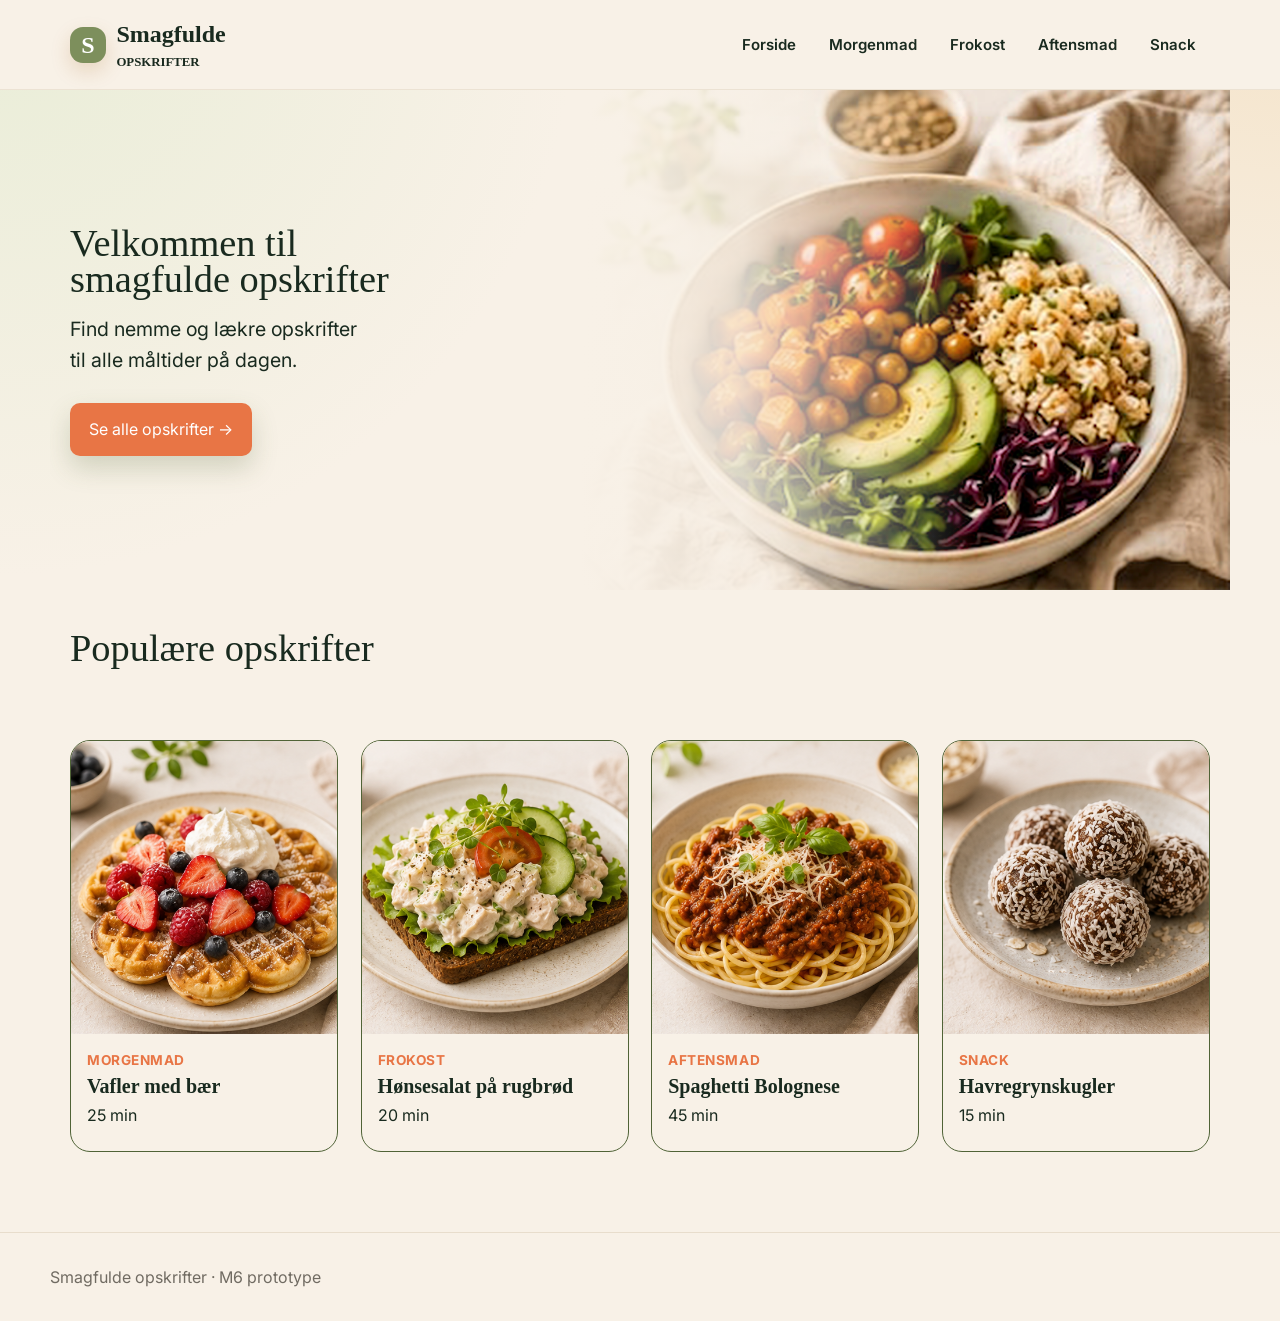
<file: index.html>
<!doctype html>
<html lang="da">
<head>
  <meta charset="utf-8">
  <meta name="viewport" content="width=device-width, initial-scale=1">
  <meta name="description" content="Smagfulde opskrifter prototype til M6 eksamen">
  <title>Forside | Smagfulde opskrifter </title>
  <link rel="preconnect" href="https://fonts.googleapis.com">
  <link rel="preconnect" href="https://fonts.gstatic.com" crossorigin>
  <link href="https://fonts.googleapis.com/css2?family=Inter:wght@400;600;700;800;900&display=swap" rel="stylesheet">
  <link rel="stylesheet" href="assets/css/styles.css">
  <link rel="stylesheet" href="assets/css/components.css">
</head>
<body class="">

<header class="site-header">
  <nav class="nav" aria-label="Primær navigation">
    <a class="logo" href="index.html" aria-label="Smagfulde opskrifter forside"><span class="logo-mark">S</span><span>Smagfulde<span class="logo-line">OPSKRIFTER</span>

</span></a>
    <button class="menu-btn" type="button" data-menu-button>Menu</button>
    <div class="nav-links" data-nav-links>
      <a href="index.html">Forside</a>
      <a href="morgenmad.html">Morgenmad</a>
      <a href="frokost.html">Frokost</a>
      <a href="aftensmad.html">Aftensmad</a>
      <a href="snack.html">Snack</a>
    </div>
    <!--
    <div class="nav-actions">
      <a class="btn btn-secondary btn-small" href="login.html">Log ind</a>
      <a class="btn btn-primary btn-small" href="opret-bruger.html">Opret</a>
    </div>
    -->
  </nav>
</header>


<main>
  <section class="section hero">
    <div>
      <h1>
        <span>Velkommen til</span>
        <span class="nowrap">smagfulde opskrifter</span>
      </h1>
      <p>Find nemme og lækre opskrifter<br>til alle måltider på dagen.</p>
      <div class="actions">
        <a class="btn btn-primary" href="dashboard.html">Se alle opskrifter -></a>
      </div>
    </div>
    <div class="hero-art">
      <img src="assets/img/salat_realistisk_uden_tekst.svg" alt="Illustration af en indbydende madret">
    </div>
  </section>

  <section class="section compact" id="kategorier">
    <div class="page-title">
      <div>
        <h2>Populære opskrifter</h2>
      </div>
    </div>
    <div class="recipe-grid">
      <a class="recipe-card" href="vafler_opskrift.html">
      <img src="assets/img/vafler_med_baer.svg" alt="Vafler">
      <div class="recipe-info">
        <span class="recipe-type">Morgenmad</span>
        <strong>Vafler med bær</strong>
        <span class="recipe-time">25 min</span>
      </div>
    </a>
    
    <a class="recipe-card" href="hoensesalat_opskrift.html">
      <img src="assets/img/hoensesalat_paa_rugbroed.svg" alt="Hønsesalat">
      <div class="recipe-info">
        <span class="recipe-type">Frokost</span>
        <strong>Hønsesalat på rugbrød</strong>
        <span class="recipe-time">20 min</span>
      </div>
    </a>
    
    <a class="recipe-card" href="bolognese_opskrift.html">
      <img src="assets/img/spaghetti_bolognese.svg" alt="Bolognese">
      <div class="recipe-info">
        <span class="recipe-type">Aftensmad</span>
        <strong>Spaghetti Bolognese</strong>
        <span class="recipe-time">45 min</span>
      </div>
    </a>
    
    <a class="recipe-card" href="havregrynskugler_opskrift.html">
      <img src="assets/img/havregrynskugler.svg" alt="Havregrynskugler">
      <div class="recipe-info">
        <span class="recipe-type">Snack</span>
        <strong>Havregrynskugler</strong>
        <span class="recipe-time">15 min</span>
      </div>
    </a>
  </div>
</section>


<footer class="site-footer">
  <div class="footer-inner">
    <span>Smagfulde opskrifter · M6 prototype</span>
  </div>
</footer>

<script src="assets/js/app.js"></script>
</body>
</html>
</file>
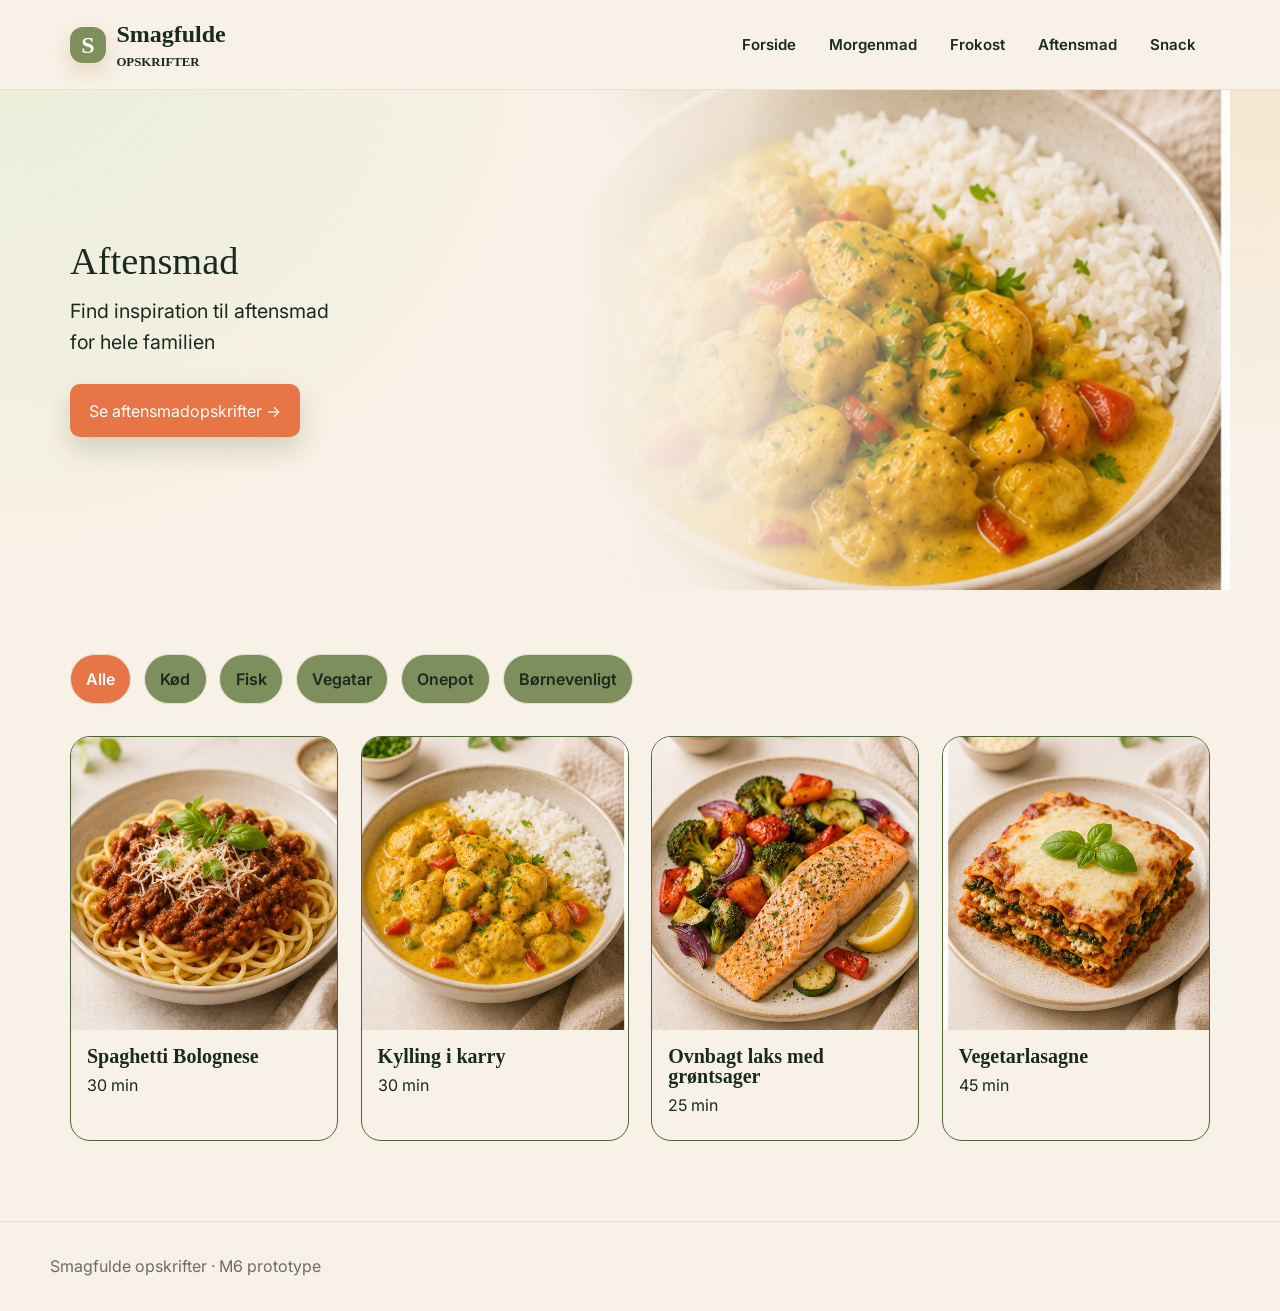
<file: aftensmad.html>
<!doctype html>
<html lang="da">
<head>
  <meta charset="utf-8">
  <meta name="viewport" content="width=device-width, initial-scale=1">
  <meta name="description" content="Madro prototype til M6 eksamen">
  <title>Aftensmad | Madro</title>
  <link rel="preconnect" href="https://fonts.googleapis.com">
  <link rel="preconnect" href="https://fonts.gstatic.com" crossorigin>
  <link href="https://fonts.googleapis.com/css2?family=Inter:wght@400;600;700;800;900&display=swap" rel="stylesheet">
  <link rel="stylesheet" href="assets/css/styles.css">
  <link rel="stylesheet" href="assets/css/components.css">
</head>
<body class="">

<header class="site-header">
  <nav class="nav" aria-label="Primær navigation">
    <a class="logo" href="index.html" aria-label="Smagfulde opskrifter forside"><span class="logo-mark">S</span><span>Smagfulde<span class="logo-line">OPSKRIFTER</span>

</span></a>
    <button class="menu-btn" type="button" data-menu-button>Menu</button>
    <div class="nav-links" data-nav-links>
      <a href="index.html">Forside</a>
      <a href="morgenmad.html">Morgenmad</a>
      <a href="frokost.html">Frokost</a>
      <a href="aftensmad.html">Aftensmad</a>
      <a href="snack.html">Snack</a>
    </div>
    <!--
    <div class="nav-actions">
      <a class="btn btn-secondary btn-small" href="login.html">Log ind</a>
      <a class="btn btn-primary btn-small" href="opret-bruger.html">Opret</a>
    </div>
    -->
  </nav>
</header>



<main>
  
  <section class="section hero">
    <div>
      <h1>
        <span>Aftensmad</span>
      </h1>
      <p>Find inspiration til aftensmad<br>for hele familien</p>
      <div class="actions">
        <a class="btn btn-primary" href="dashboard.html">Se aftensmadopskrifter -></a>
      </div>
    </div>
    <div class="hero-art">
      <img src="assets/img/kylling_i_karry.svg" alt="Illustration af en indbydende madret">
    </div>
  </section>
  
  <section class="section compact">
    <div class="toolbar">
      <button class="filter-btn is-active" type="button" data-filter="alle">Alle</button>
      <button class="filter-btn" type="button" data-filter="aftensmad">Kød</button>
      <button class="filter-btn" type="button" data-filter="aftensmad">Fisk</button>
      <button class="filter-btn" type="button" data-filter="aftensmad">Vegatar</button>
      <button class="filter-btn" type="button" data-filter="aftensmad">Onepot</button>
      <button class="filter-btn" type="button" data-filter="aftensmad">Børnevenligt</button>
    </div>
    
    <div class="recipe-grid">
      <a class="recipe-card" href="aftensmad.html">
      <img src="assets/img/spaghetti_bolognese.svg" alt="Bolognese">
      <div class="recipe-info">
  
        <strong>Spaghetti Bolognese</strong>
        <span class="recipe-time">30 min</span>
      </div>
    </a>
    
    <a class="recipe-card" href="aftensmad.html">
      <img src="assets/img/kylling_i_karry.svg" alt="Kylling i karry">
      <div class="recipe-info">
        <strong>Kylling i karry</strong>
        <span class="recipe-time">30 min</span>
      </div>
    </a>
    
    <a class="recipe-card" href="aftensmad.html">
      <img src="assets/img/ovnbagt_laks_med_groentsager.svg" alt="Ovnbagt laks med grøntsager">
      <div class="recipe-info">
        <strong>Ovnbagt laks med grøntsager</strong>
        <span class="recipe-time">25 min</span>
      </div>
    </a>
    
    <a class="recipe-card" href="aftensmad.html">
      <img src="assets/img/vegetarlasagne.svg" alt="Vegetarlasagne">
      <div class="recipe-info">
        <strong>Vegetarlasagne</strong>
        <span class="recipe-time">45 min</span>
      </div>
    </a>
  </div>
  </section>
</main>


<footer class="site-footer">
  <div class="footer-inner">
    <span>Smagfulde opskrifter · M6 prototype</span>
  </div>
</footer>

<script src="assets/js/app.js"></script>
</body>
</html>
</file>
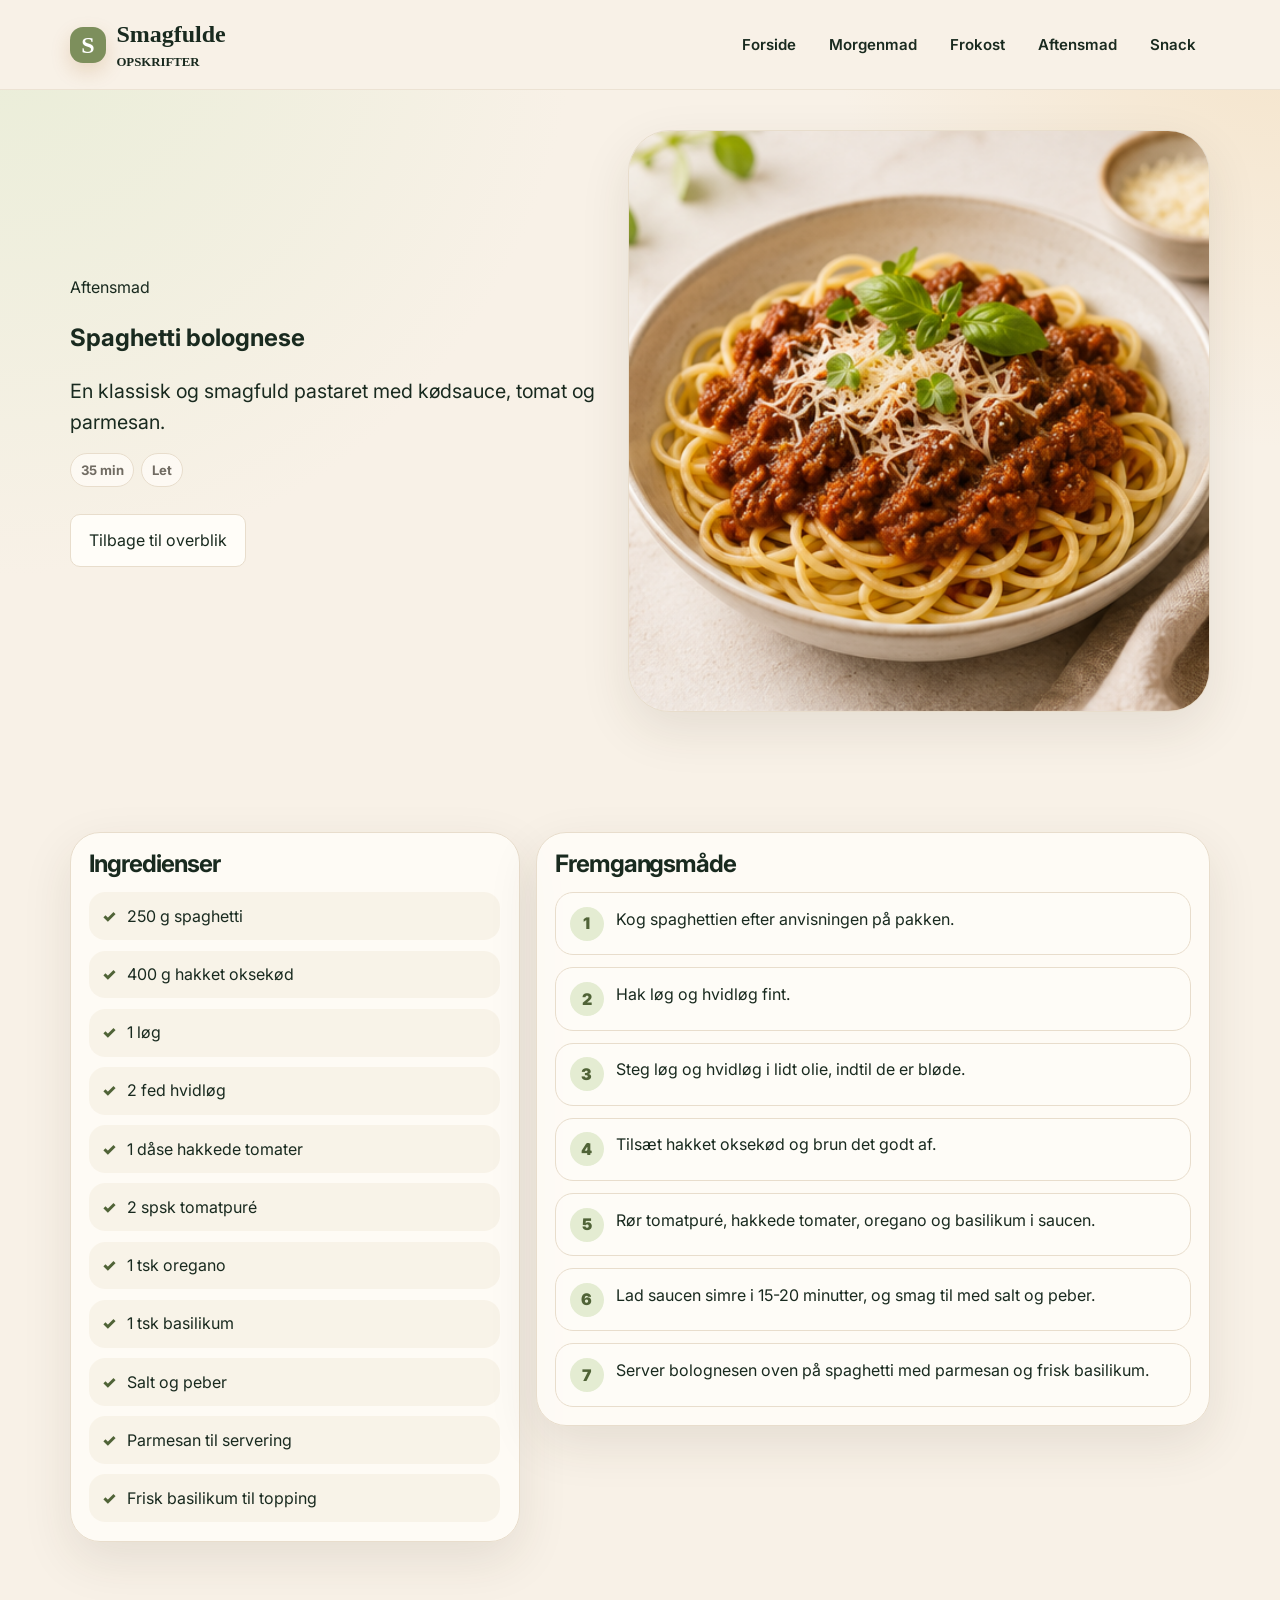
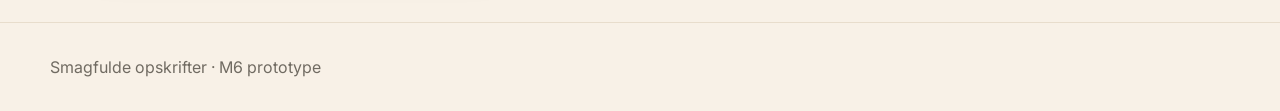
<file: bolognese_opskrift.html>
<!doctype html>
<html lang="da">
<head>
  <meta charset="utf-8">
  <meta name="viewport" content="width=device-width, initial-scale=1">
  <meta name="description" content="Madro prototype til M6 eksamen">
  <title>Opskrift | Madro</title>
  <link rel="preconnect" href="https://fonts.googleapis.com">
  <link rel="preconnect" href="https://fonts.gstatic.com" crossorigin>
  <link href="https://fonts.googleapis.com/css2?family=Inter:wght@400;600;700;800;900&display=swap" rel="stylesheet">
  <link rel="stylesheet" href="assets/css/styles.css">
  <link rel="stylesheet" href="assets/css/components.css">
</head>
<body class="">

<header class="site-header">
  <nav class="nav" aria-label="Primær navigation">
    <a class="logo" href="index.html" aria-label="Smagfulde opskrifter forside"><span class="logo-mark">S</span><span>Smagfulde<span class="logo-line">OPSKRIFTER</span>

</span></a>
    <button class="menu-btn" type="button" data-menu-button>Menu</button>
    <div class="nav-links" data-nav-links>
      <a href="index.html">Forside</a>
      <a href="morgenmad.html">Morgenmad</a>
      <a href="frokost.html">Frokost</a>
      <a href="aftensmad.html">Aftensmad</a>
      <a href="snack.html">Snack</a>
    </div>
    <!--
    <div class="nav-actions">
      <a class="btn btn-secondary btn-small" href="login.html">Log ind</a>
      <a class="btn btn-primary btn-small" href="opret-bruger.html">Opret</a>
    </div>
    -->
  </nav>
</header>

<main>
  <section class="section compact">
    <div class="recipe-hero">
      <div>
        <span class="eyebrow">Aftensmad</span>
        <h1>Spaghetti bolognese</h1>
        <p class="lead">
          En klassisk og smagfuld pastaret med kødsauce, tomat og parmesan.
        </p>

        <div class="meal-meta" style="margin-top:1rem;">
          <span class="pill">35 min</span>
          <span class="pill">Let</span>
        </div>

        <div class="actions">
          <a class="btn btn-secondary" href="dashboard.html">Tilbage til overblik</a>
        </div>
      </div>

      <img src="assets/img/spaghetti_bolognese.svg" alt="Spaghetti bolognese">
    </div>
  </section>

  <section class="section compact">
    <div class="recipe-layout">
      <aside class="card pad">
        <h2>Ingredienser</h2>
        <ul class="check-list">
          <li>250 g spaghetti</li>
          <li>400 g hakket oksekød</li>
          <li>1 løg</li>
          <li>2 fed hvidløg</li>
          <li>1 dåse hakkede tomater</li>
          <li>2 spsk tomatpuré</li>
          <li>1 tsk oregano</li>
          <li>1 tsk basilikum</li>
          <li>Salt og peber</li>
          <li>Parmesan til servering</li>
          <li>Frisk basilikum til topping</li>
        </ul>
      </aside>

      <article class="card pad">
        <h2>Fremgangsmåde</h2>
        <ol class="steps">
          <li>Kog spaghettien efter anvisningen på pakken.</li>
          <li>Hak løg og hvidløg fint.</li>
          <li>Steg løg og hvidløg i lidt olie, indtil de er bløde.</li>
          <li>Tilsæt hakket oksekød og brun det godt af.</li>
          <li>Rør tomatpuré, hakkede tomater, oregano og basilikum i saucen.</li>
          <li>Lad saucen simre i 15-20 minutter, og smag til med salt og peber.</li>
          <li>Server bolognesen oven på spaghetti med parmesan og frisk basilikum.</li>
        </ol>
      </article>
    </div>
  </section>
</main>


<footer class="site-footer">
  <div class="footer-inner">
    <span>Smagfulde opskrifter · M6 prototype</span>
  </div>
</footer>

<script src="assets/js/app.js"></script>
</body>
</html>
</file>
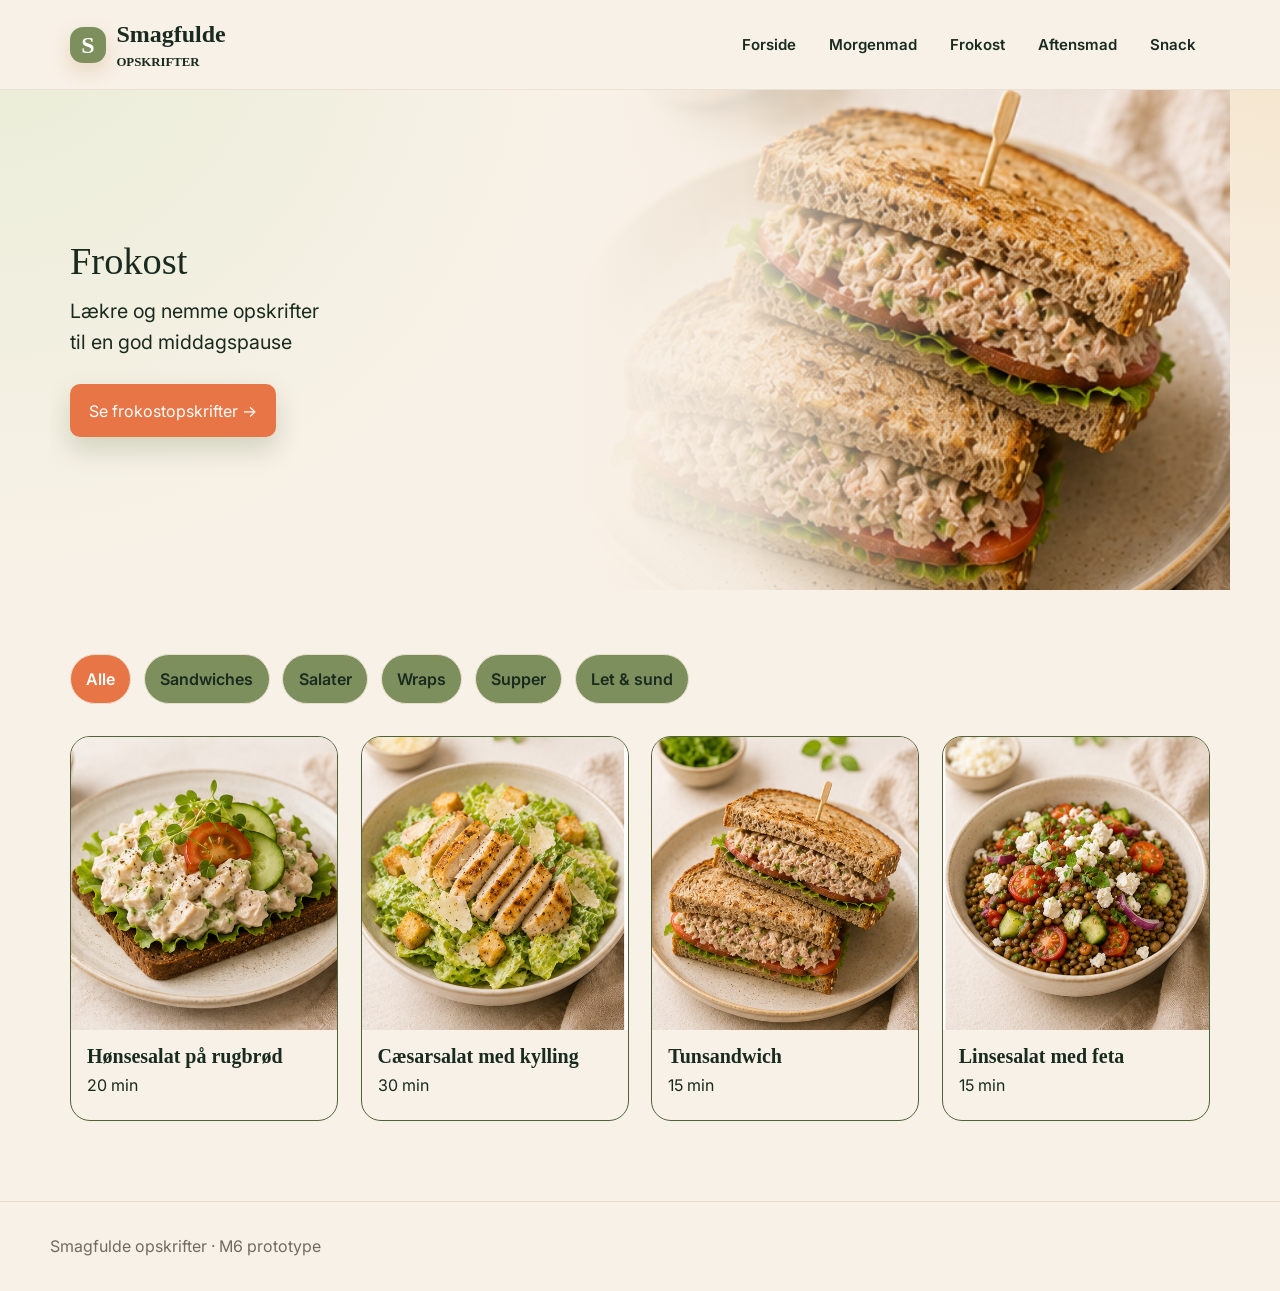
<file: frokost.html>
<!doctype html>
<html lang="da">
<head>
  <meta charset="utf-8">
  <meta name="viewport" content="width=device-width, initial-scale=1">
  <meta name="description" content="Madro prototype til M6 eksamen">
  <title>Frokost | Madro</title>
  <link rel="preconnect" href="https://fonts.googleapis.com">
  <link rel="preconnect" href="https://fonts.gstatic.com" crossorigin>
  <link href="https://fonts.googleapis.com/css2?family=Inter:wght@400;600;700;800;900&display=swap" rel="stylesheet">
  <link rel="stylesheet" href="assets/css/styles.css">
  <link rel="stylesheet" href="assets/css/components.css">
</head>
<body class="">

<header class="site-header">
  <nav class="nav" aria-label="Primær navigation">
    <a class="logo" href="index.html" aria-label="Smagfulde opskrifter forside"><span class="logo-mark">S</span><span>Smagfulde<span class="logo-line">OPSKRIFTER</span>

</span></a>
    <button class="menu-btn" type="button" data-menu-button>Menu</button>
    <div class="nav-links" data-nav-links>
      <a href="index.html">Forside</a>
      <a href="morgenmad.html">Morgenmad</a>
      <a href="frokost.html">Frokost</a>
      <a href="aftensmad.html">Aftensmad</a>
      <a href="snack.html">Snack</a>
    </div>
    <!--
    <div class="nav-actions">
      <a class="btn btn-secondary btn-small" href="login.html">Log ind</a>
      <a class="btn btn-primary btn-small" href="opret-bruger.html">Opret</a>
    </div>
    -->
  </nav>
</header>


<main>
  
  <section class="section hero">
    <div>
      <h1>
        <span>Frokost</span>
      </h1>
      <p>Lækre og nemme opskrifter<br>til en god middagspause</p>
      <div class="actions">
        <a class="btn btn-primary" href="dashboard.html">Se frokostopskrifter -></a>
      </div>
    </div>
    <div class="hero-art">
      <img src="assets/img/tunsandwich.svg" alt="Illustration af en indbydende madret">
    </div>
  </section>
  
  <section class="section compact">
    <div class="toolbar">
      <button class="filter-btn is-active" type="button" data-filter="alle">Alle</button>
      <button class="filter-btn" type="button" data-filter="frokost">Sandwiches</button>
      <button class="filter-btn" type="button" data-filter="frokost">Salater</button>
      <button class="filter-btn" type="button" data-filter="frokost">Wraps</button>
      <button class="filter-btn" type="button" data-filter="frokost">Supper</button>
      <button class="filter-btn" type="button" data-filter="frokost">Let & sund</button>
    </div>
    
    <div class="recipe-grid">
      <a class="recipe-card" href="frokost.html">
      <img src="assets/img/hoensesalat_paa_rugbroed.svg" alt="Hønsesalat">
      <div class="recipe-info">
  
        <strong>Hønsesalat på rugbrød</strong>
        <span class="recipe-time">20 min</span>
      </div>
    </a>
    
    <a class="recipe-card" href="frokost.html">
      <img src="assets/img/caesarsalat_med_kylling.svg" alt="Cæsarsalat">
      <div class="recipe-info">
        <strong>Cæsarsalat med kylling</strong>
        <span class="recipe-time">30 min</span>
      </div>
    </a>
    
    <a class="recipe-card" href="frokost.html">
      <img src="assets/img/tunsandwich.svg" alt="Tunsandwich">
      <div class="recipe-info">
        <strong>Tunsandwich</strong>
        <span class="recipe-time">15 min</span>
      </div>
    </a>
    
    <a class="recipe-card" href="frokost.html">
      <img src="assets/img/linsesalat_med_feta.svg" alt="Linse-salat">
      <div class="recipe-info">
        <strong>Linsesalat med feta</strong>
        <span class="recipe-time">15 min</span>
      </div>
    </a>
  </div>
  </section>
</main>


<footer class="site-footer">
  <div class="footer-inner">
    <span>Smagfulde opskrifter · M6 prototype</span>
  </div>
</footer>

<script src="assets/js/app.js"></script>
</body>
</html>
</file>
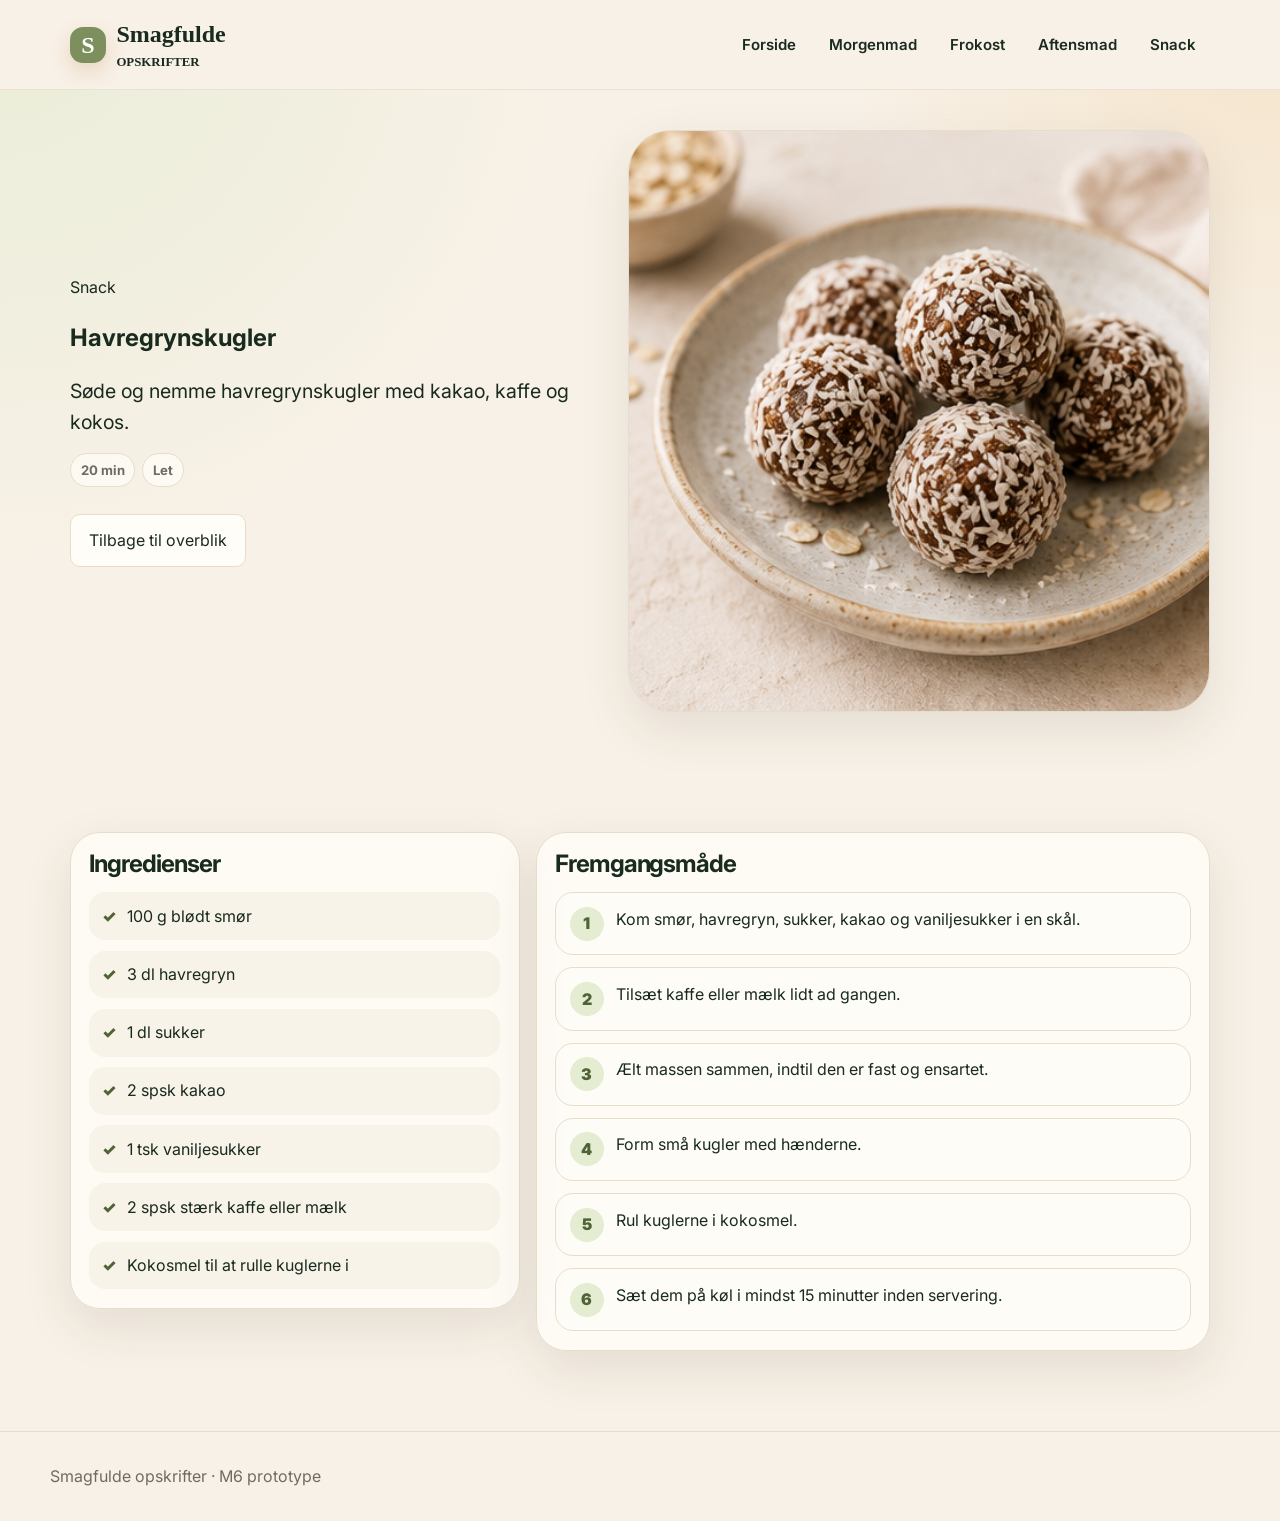
<file: havregrynskugler_opskrift.html>
<!doctype html>
<html lang="da">
<head>
  <meta charset="utf-8">
  <meta name="viewport" content="width=device-width, initial-scale=1">
  <meta name="description" content="Madro prototype til M6 eksamen">
  <title>Opskrift | Madro</title>
  <link rel="preconnect" href="https://fonts.googleapis.com">
  <link rel="preconnect" href="https://fonts.gstatic.com" crossorigin>
  <link href="https://fonts.googleapis.com/css2?family=Inter:wght@400;600;700;800;900&display=swap" rel="stylesheet">
  <link rel="stylesheet" href="assets/css/styles.css">
  <link rel="stylesheet" href="assets/css/components.css">
</head>
<body class="">

<header class="site-header">
  <nav class="nav" aria-label="Primær navigation">
    <a class="logo" href="index.html" aria-label="Smagfulde opskrifter forside"><span class="logo-mark">S</span><span>Smagfulde<span class="logo-line">OPSKRIFTER</span>

</span></a>
    <button class="menu-btn" type="button" data-menu-button>Menu</button>
    <div class="nav-links" data-nav-links>
      <a href="index.html">Forside</a>
      <a href="morgenmad.html">Morgenmad</a>
      <a href="frokost.html">Frokost</a>
      <a href="aftensmad.html">Aftensmad</a>
      <a href="snack.html">Snack</a>
    </div>
    <!--
    <div class="nav-actions">
      <a class="btn btn-secondary btn-small" href="login.html">Log ind</a>
      <a class="btn btn-primary btn-small" href="opret-bruger.html">Opret</a>
    </div>
    -->
  </nav>
</header>

<main>
  <section class="section compact">
    <div class="recipe-hero">
      <div>
        <span class="eyebrow">Snack</span>
        <h1>Havregrynskugler</h1>
        <p class="lead">
          Søde og nemme havregrynskugler med kakao, kaffe og kokos.
        </p>

        <div class="meal-meta" style="margin-top:1rem;">
          <span class="pill">20 min</span>
          <span class="pill">Let</span>
        </div>

        <div class="actions">
          <a class="btn btn-secondary" href="dashboard.html">Tilbage til overblik</a>
        </div>
      </div>

      <img src="assets/img/havregrynskugler.svg" alt="Havregrynskugler">
    </div>
  </section>

  <section class="section compact">
    <div class="recipe-layout">
      <aside class="card pad">
        <h2>Ingredienser</h2>
        <ul class="check-list">
          <li>100 g blødt smør</li>
          <li>3 dl havregryn</li>
          <li>1 dl sukker</li>
          <li>2 spsk kakao</li>
          <li>1 tsk vaniljesukker</li>
          <li>2 spsk stærk kaffe eller mælk</li>
          <li>Kokosmel til at rulle kuglerne i</li>
        </ul>
      </aside>

      <article class="card pad">
        <h2>Fremgangsmåde</h2>
        <ol class="steps">
          <li>Kom smør, havregryn, sukker, kakao og vaniljesukker i en skål.</li>
          <li>Tilsæt kaffe eller mælk lidt ad gangen.</li>
          <li>Ælt massen sammen, indtil den er fast og ensartet.</li>
          <li>Form små kugler med hænderne.</li>
          <li>Rul kuglerne i kokosmel.</li>
          <li>Sæt dem på køl i mindst 15 minutter inden servering.</li>
        </ol>
      </article>
    </div>
  </section>
</main>


<footer class="site-footer">
  <div class="footer-inner">
    <span>Smagfulde opskrifter · M6 prototype</span>
  </div>
</footer>

<script src="assets/js/app.js"></script>
</body>
</html>
</file>
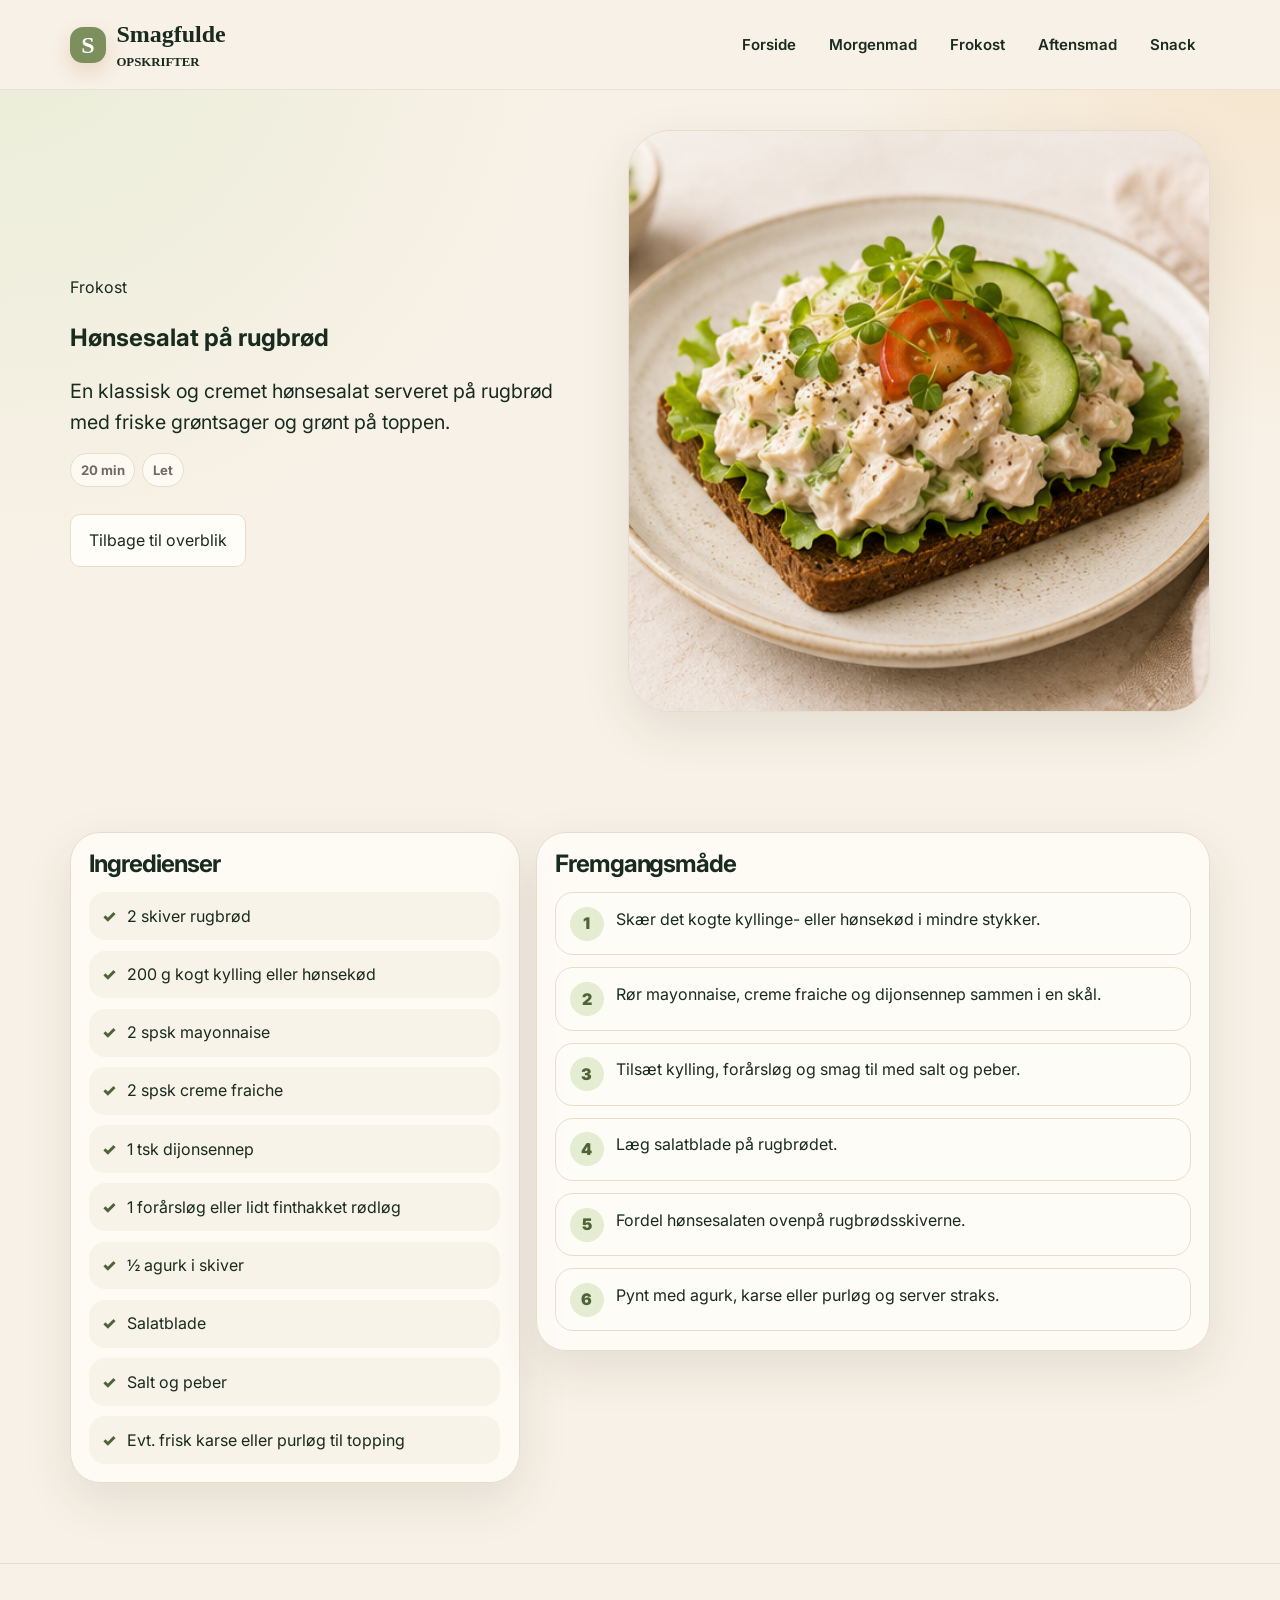
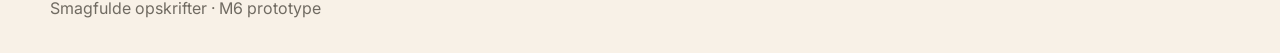
<file: hoensesalat_opskrift.html>
<!doctype html>
<html lang="da">
<head>
  <meta charset="utf-8">
  <meta name="viewport" content="width=device-width, initial-scale=1">
  <meta name="description" content="Madro prototype til M6 eksamen">
  <title>Opskrift | Madro</title>
  <link rel="preconnect" href="https://fonts.googleapis.com">
  <link rel="preconnect" href="https://fonts.gstatic.com" crossorigin>
  <link href="https://fonts.googleapis.com/css2?family=Inter:wght@400;600;700;800;900&display=swap" rel="stylesheet">
  <link rel="stylesheet" href="assets/css/styles.css">
  <link rel="stylesheet" href="assets/css/components.css">
</head>
<body class="">

<header class="site-header">
  <nav class="nav" aria-label="Primær navigation">
    <a class="logo" href="index.html" aria-label="Smagfulde opskrifter forside"><span class="logo-mark">S</span><span>Smagfulde<span class="logo-line">OPSKRIFTER</span>

</span></a>
    <button class="menu-btn" type="button" data-menu-button>Menu</button>
    <div class="nav-links" data-nav-links>
      <a href="index.html">Forside</a>
      <a href="morgenmad.html">Morgenmad</a>
      <a href="frokost.html">Frokost</a>
      <a href="aftensmad.html">Aftensmad</a>
      <a href="snack.html">Snack</a>
    </div>
    <!--
    <div class="nav-actions">
      <a class="btn btn-secondary btn-small" href="login.html">Log ind</a>
      <a class="btn btn-primary btn-small" href="opret-bruger.html">Opret</a>
    </div>
    -->
  </nav>
</header>

<main>
  <section class="section compact">
    <div class="recipe-hero">
      <div>
        <span class="eyebrow">Frokost</span>
        <h1>Hønsesalat på rugbrød</h1>
        <p class="lead">
          En klassisk og cremet hønsesalat serveret på rugbrød med friske grøntsager og grønt på toppen.
        </p>

        <div class="meal-meta" style="margin-top:1rem;">
          <span class="pill">20 min</span>
          <span class="pill">Let</span>
        </div>

        <div class="actions">
          <a class="btn btn-secondary" href="dashboard.html">Tilbage til overblik</a>
        </div>
      </div>

      <img src="assets/img/hoensesalat_paa_rugbroed.svg" alt="Hønsesalat på rugbrød">
    </div>
  </section>

  <section class="section compact">
    <div class="recipe-layout">
      <aside class="card pad">
        <h2>Ingredienser</h2>
        <ul class="check-list">
          <li>2 skiver rugbrød</li>
          <li>200 g kogt kylling eller hønsekød</li>
          <li>2 spsk mayonnaise</li>
          <li>2 spsk creme fraiche</li>
          <li>1 tsk dijonsennep</li>
          <li>1 forårsløg eller lidt finthakket rødløg</li>
          <li>½ agurk i skiver</li>
          <li>Salatblade</li>
          <li>Salt og peber</li>
          <li>Evt. frisk karse eller purløg til topping</li>
        </ul>
      </aside>

      <article class="card pad">
        <h2>Fremgangsmåde</h2>
        <ol class="steps">
          <li>Skær det kogte kyllinge- eller hønsekød i mindre stykker.</li>
          <li>Rør mayonnaise, creme fraiche og dijonsennep sammen i en skål.</li>
          <li>Tilsæt kylling, forårsløg og smag til med salt og peber.</li>
          <li>Læg salatblade på rugbrødet.</li>
          <li>Fordel hønsesalaten ovenpå rugbrødsskiverne.</li>
          <li>Pynt med agurk, karse eller purløg og server straks.</li>
        </ol>
      </article>
    </div>
  </section>
</main>


<footer class="site-footer">
  <div class="footer-inner">
    <span>Smagfulde opskrifter · M6 prototype</span>
  </div>
</footer>

<script src="assets/js/app.js"></script>
</body>
</html>
</file>
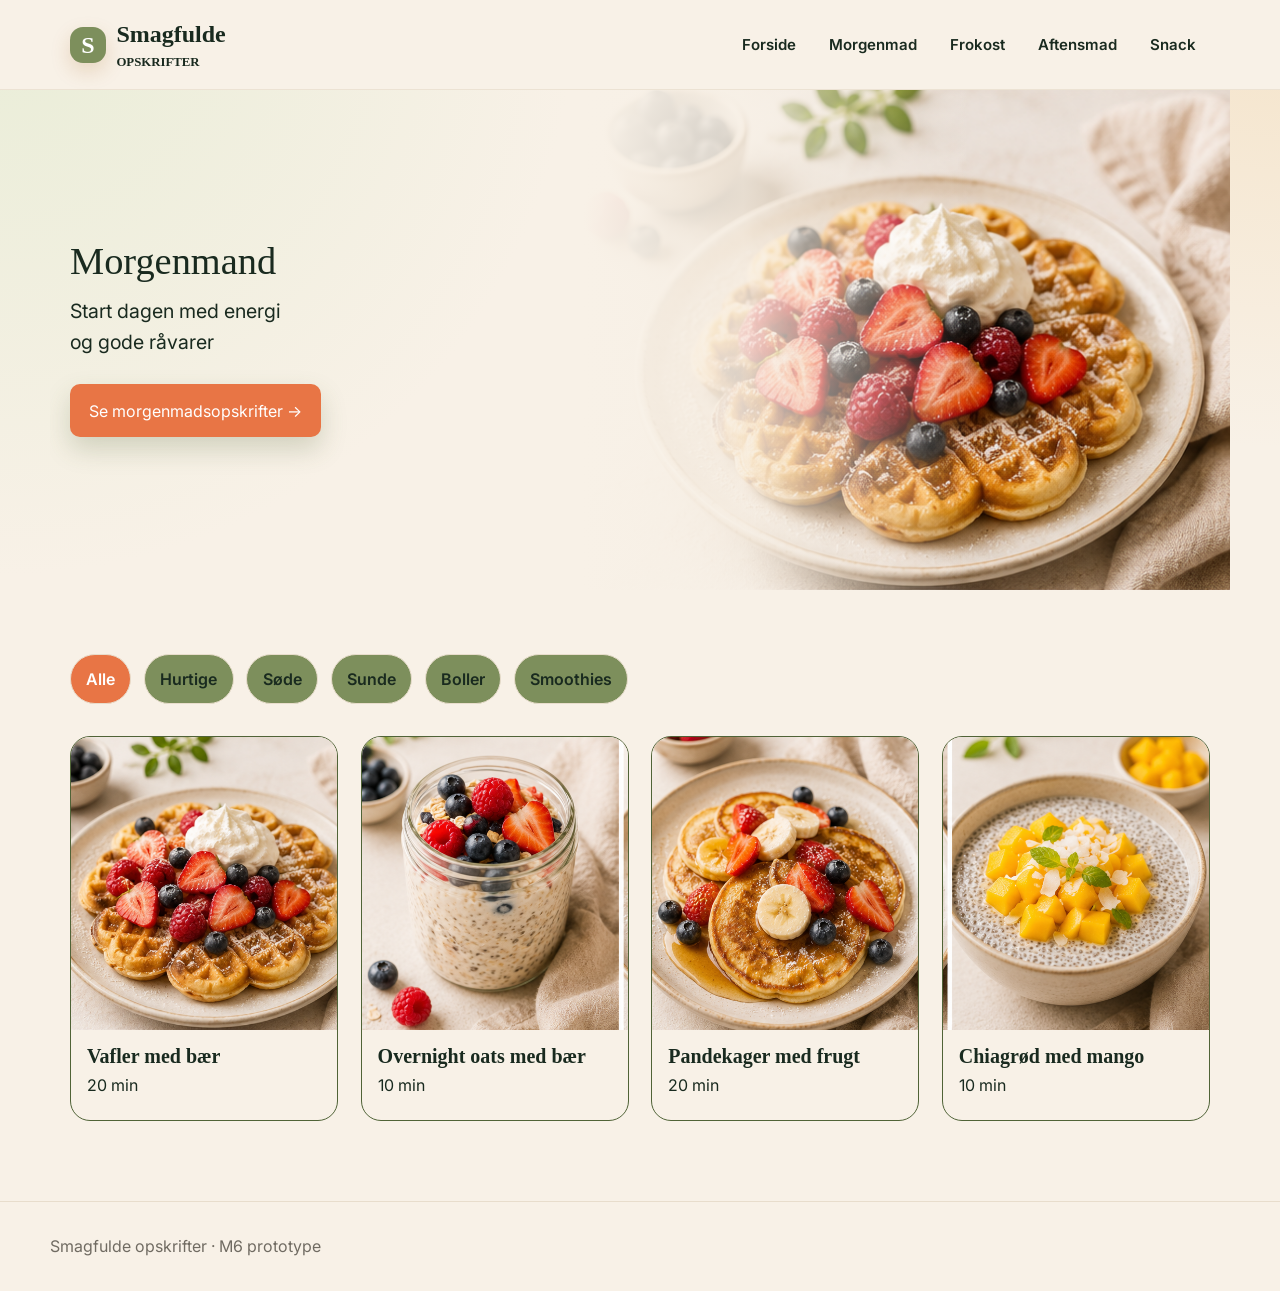
<file: morgenmad.html>
<!doctype html>
<html lang="da">
<head>
  <meta charset="utf-8">
  <meta name="viewport" content="width=device-width, initial-scale=1">
  <meta name="description" content="Madro prototype til M6 eksamen">
  <title>Morgenmad | Madro</title>
  <link rel="preconnect" href="https://fonts.googleapis.com">
  <link rel="preconnect" href="https://fonts.gstatic.com" crossorigin>
  <link href="https://fonts.googleapis.com/css2?family=Inter:wght@400;600;700;800;900&display=swap" rel="stylesheet">
  <link rel="stylesheet" href="assets/css/styles.css">
  <link rel="stylesheet" href="assets/css/components.css">
</head>
<body class="">

<header class="site-header">
  <nav class="nav" aria-label="Primær navigation">
    <a class="logo" href="index.html" aria-label="Smagfulde opskrifter forside"><span class="logo-mark">S</span><span>Smagfulde<span class="logo-line">OPSKRIFTER</span>

</span></a>
    <button class="menu-btn" type="button" data-menu-button>Menu</button>
    <div class="nav-links" data-nav-links>
      <a href="index.html">Forside</a>
      <a href="morgenmad.html">Morgenmad</a>
      <a href="frokost.html">Frokost</a>
      <a href="aftensmad.html">Aftensmad</a>
      <a href="snack.html">Snack</a>
    </div>
    <!--
    <div class="nav-actions">
      <a class="btn btn-secondary btn-small" href="login.html">Log ind</a>
      <a class="btn btn-primary btn-small" href="opret-bruger.html">Opret</a>
    </div>
    -->
  </nav>
</header>


<main>
  
  <section class="section hero">
    <div>
      <h1>
        <span>Morgenmand</span>
      </h1>
      <p>Start dagen med energi<br>og gode råvarer</p>
      <div class="actions">
        <a class="btn btn-primary" href="dashboard.html">Se morgenmadsopskrifter -></a>
      </div>
    </div>
    <div class="hero-art">
      <img src="assets/img/vafler_med_baer.svg" alt="Illustration af en indbydende madret">
    </div>
  </section>
  
  <section class="section compact">
    <div class="toolbar">
      <button class="filter-btn is-active" type="button" data-filter="alle">Alle</button>
      <button class="filter-btn" type="button" data-filter="morgenmad">Hurtige</button>
      <button class="filter-btn" type="button" data-filter="morgenmad">Søde</button>
      <button class="filter-btn" type="button" data-filter="morgenmad">Sunde</button>
      <button class="filter-btn" type="button" data-filter="morgenmad">Boller</button>
      <button class="filter-btn" type="button" data-filter="morgenmad">Smoothies</button>
    </div>
    
    <div class="recipe-grid">
      <a class="recipe-card" href="morgenmad.html">
      <img src="assets/img/vafler_med_baer.svg" alt="Vafler">
      <div class="recipe-info">
  
        <strong>Vafler med bær</strong>
        <span class="recipe-time">20 min</span>
      </div>
    </a>
    
    <a class="recipe-card" href="morgenmad.html">
      <img src="assets/img/overnight_oats_med_baer.svg" alt="Hønsesalat">
      <div class="recipe-info">
        <strong>Overnight oats med bær</strong>
        <span class="recipe-time">10 min</span>
      </div>
    </a>
    
    <a class="recipe-card" href="morgenmad.html">
      <img src="assets/img/pandekager_med_frugt.svg" alt="Pandekager">
      <div class="recipe-info">
        <strong>Pandekager med frugt</strong>
        <span class="recipe-time">20 min</span>
      </div>
    </a>
    
    <a class="recipe-card" href="morgenmad.html">
      <img src="assets/img/chiagroed_med_mango.svg" alt="Chiagrød">
      <div class="recipe-info">
        <strong>Chiagrød med mango</strong>
        <span class="recipe-time">10 min</span>
      </div>
    </a>
  </div>
  </section>
</main>


<footer class="site-footer">
  <div class="footer-inner">
    <span>Smagfulde opskrifter · M6 prototype</span>
  </div>
</footer>

<script src="assets/js/app.js"></script>
</body>
</html>
</file>
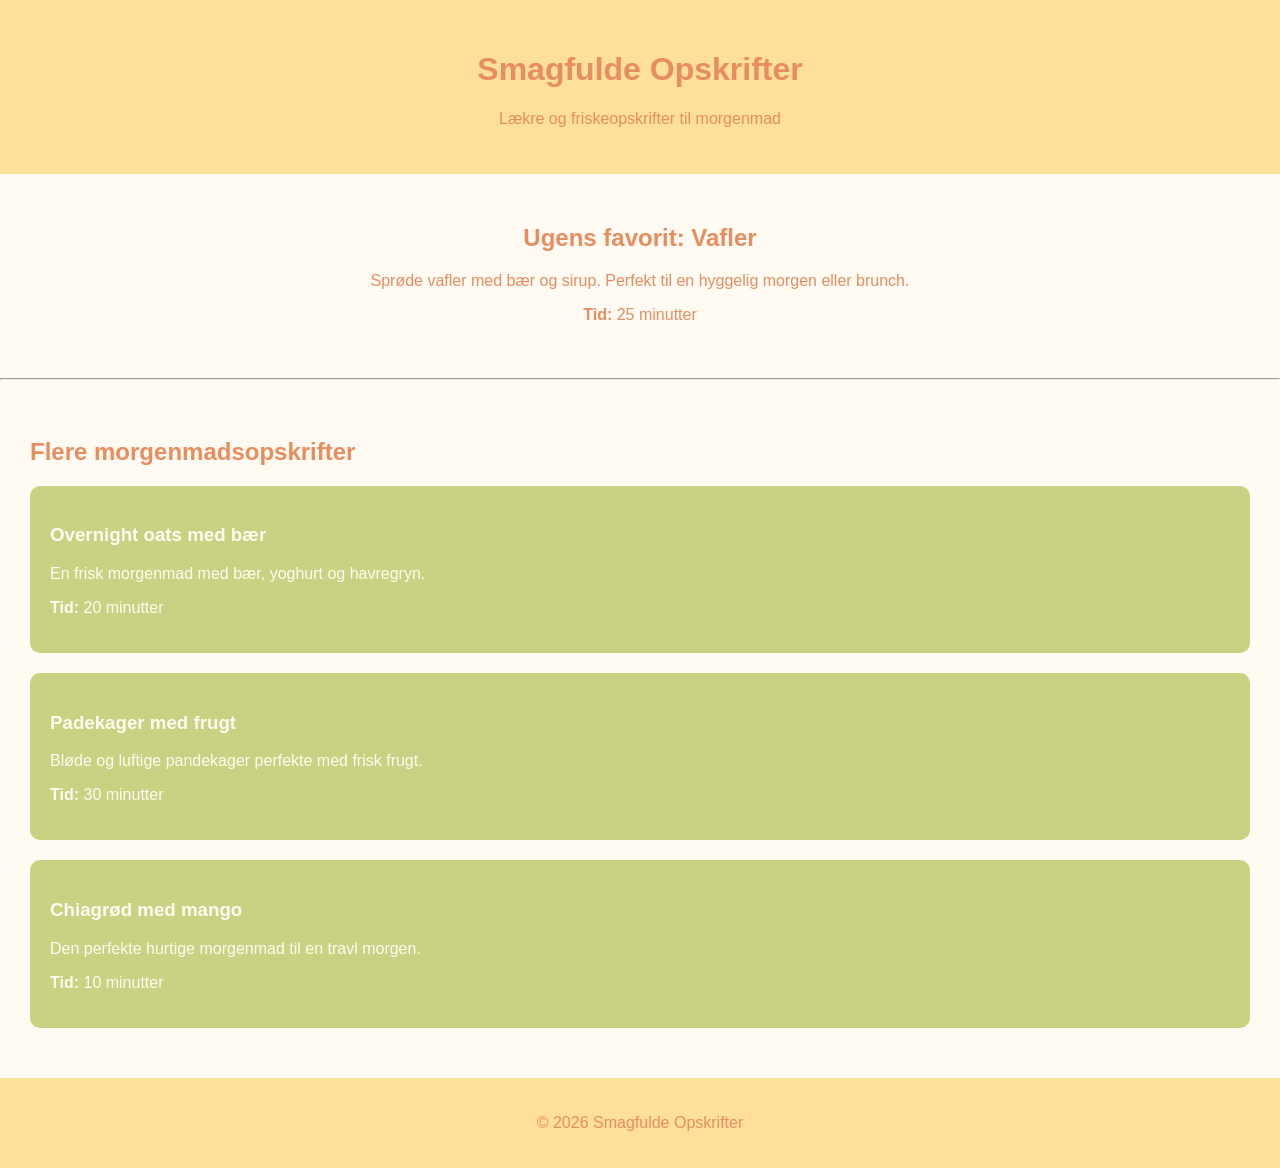
<file: Morgenmadsforside.html>
<!DOCTYPE html>
<html lang="da">
<head>
  <meta charset="UTF-8">
  <title>Madblog - Morgenmad</title>
</head>
<body style="font-family: Arial, sans-serif; background-color: #FFFBF2; color: #E88D5F; margin: 0;">

  <div style="background-color: #FEE099; padding: 30px; text-align: center;">
    <h1>Smagfulde Opskrifter</h1>
    <p>Lækre og friskeopskrifter til morgenmad</p>
  </div>

  <div style="padding: 30px; text-align: center;">
    <h2>Ugens favorit: Vafler</h2>
    <p>Sprøde vafler med bær og sirup. Perfekt til en hyggelig morgen eller brunch.</p>
    <p><b>Tid:</b> 25 minutter</p>
  </div>

  <hr>

  <div style="padding: 30px;">
    <h2>Flere morgenmadsopskrifter</h2>

    <div style="background-color: #CAD182; padding: 20px; margin-bottom: 20px; border-radius: 10px; color: #FFFBF2;">
      <h3>Overnight oats med bær</h3>
      <p>En frisk morgenmad med bær, yoghurt og havregryn.</p>
      <p><b>Tid:</b> 20 minutter</p>
    </div>

    <div style="background-color: #CAD182; padding: 20px; margin-bottom: 20px; border-radius: 10px; color: #FFFBF2;">
      <h3>Padekager med frugt</h3>
      <p>Bløde og luftige pandekager perfekte med frisk frugt.</p>
      <p><b>Tid:</b> 30 minutter</p>
    </div>

    <div style="background-color: #CAD182; padding: 20px; margin-bottom: 20px; border-radius: 10px; color: #FFFBF2;">
      <h3>Chiagrød med mango</h3>
      <p>Den perfekte hurtige morgenmad til en travl morgen.</p>
      <p><b>Tid:</b> 10 minutter</p>
    </div>

  </div>

  <div style="background-color: #FEE099; padding: 20px; text-align: center;">
    <p>© 2026 Smagfulde Opskrifter</p>
  </div>

</body>
</html>
</file>
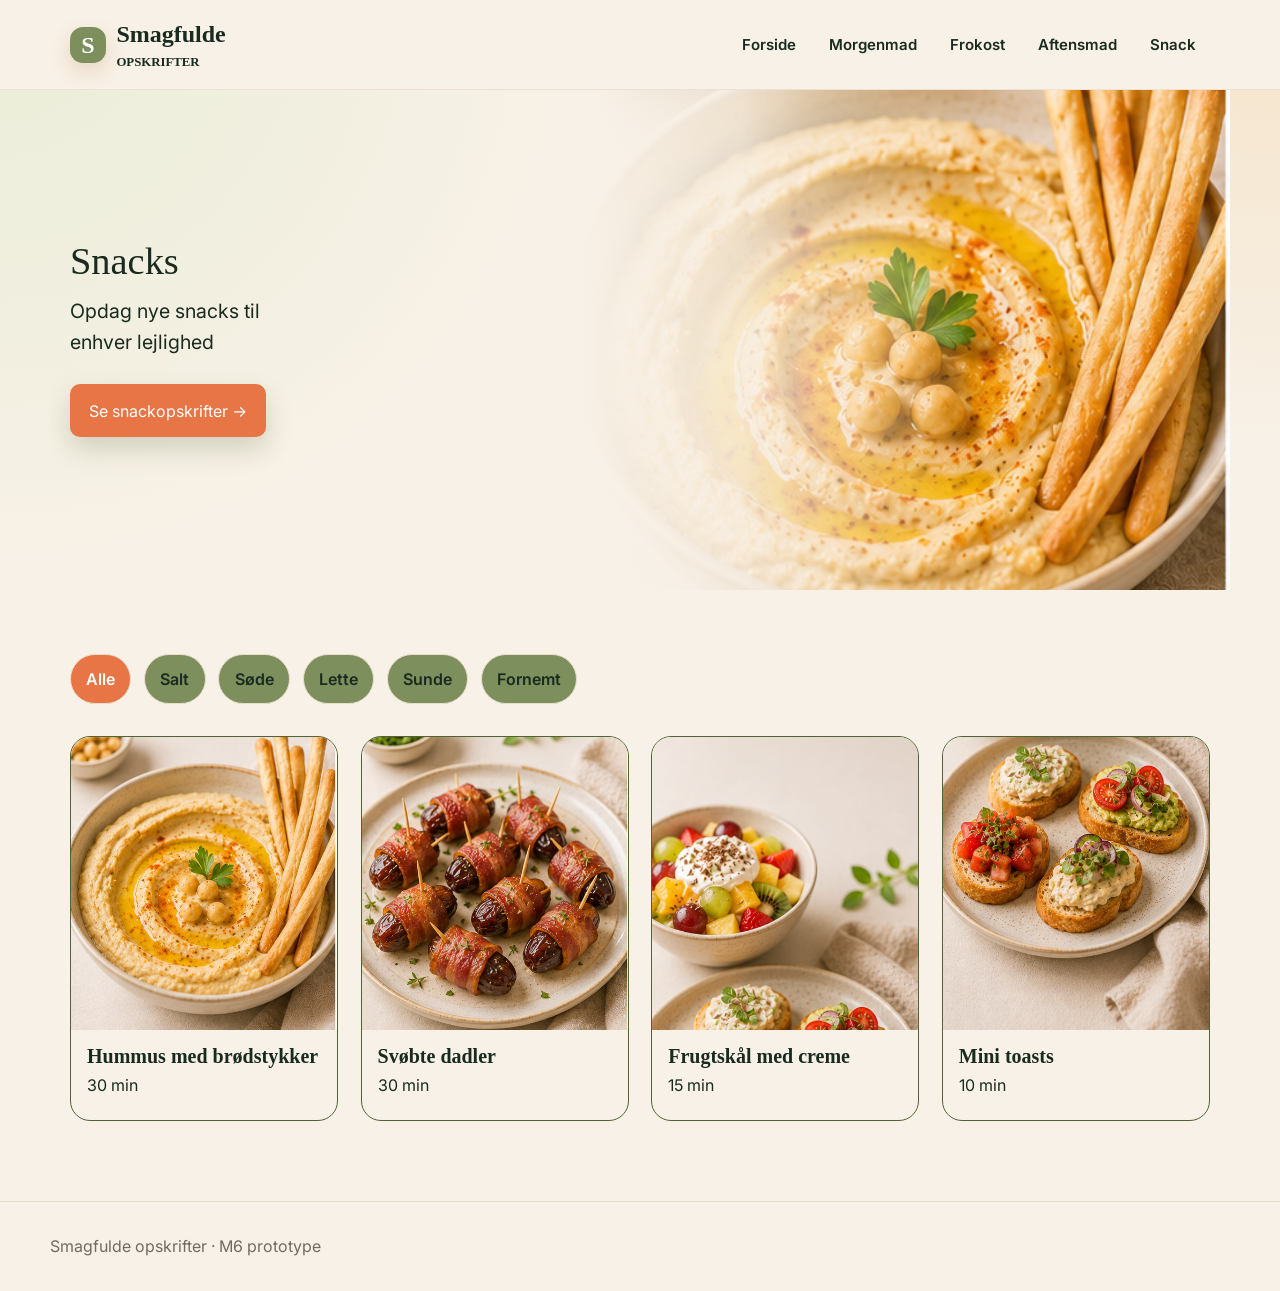
<file: snack.html>
<!doctype html>
<html lang="da">
<head>
  <meta charset="utf-8">
  <meta name="viewport" content="width=device-width, initial-scale=1">
  <meta name="description" content="Madro prototype til M6 eksamen">
  <title>Snack | Madro</title>
  <link rel="preconnect" href="https://fonts.googleapis.com">
  <link rel="preconnect" href="https://fonts.gstatic.com" crossorigin>
  <link href="https://fonts.googleapis.com/css2?family=Inter:wght@400;600;700;800;900&display=swap" rel="stylesheet">
  <link rel="stylesheet" href="assets/css/styles.css">
  <link rel="stylesheet" href="assets/css/components.css">
</head>
<body class="">

<header class="site-header">
  <nav class="nav" aria-label="Primær navigation">
    <a class="logo" href="index.html" aria-label="Smagfulde opskrifter forside"><span class="logo-mark">S</span><span>Smagfulde<span class="logo-line">OPSKRIFTER</span>

</span></a>
    <button class="menu-btn" type="button" data-menu-button>Menu</button>
    <div class="nav-links" data-nav-links>
      <a href="index.html">Forside</a>
      <a href="morgenmad.html">Morgenmad</a>
      <a href="frokost.html">Frokost</a>
      <a href="aftensmad.html">Aftensmad</a>
      <a href="snack.html">Snack</a>
    </div>
    <!--
    <div class="nav-actions">
      <a class="btn btn-secondary btn-small" href="login.html">Log ind</a>
      <a class="btn btn-primary btn-small" href="opret-bruger.html">Opret</a>
    </div>
    -->
  </nav>
</header>



<main>
  
  <section class="section hero">
    <div>
      <h1>
        <span>Snacks</span>
      </h1>
      <p>Opdag nye snacks til<br>enhver lejlighed</p>
      <div class="actions">
        <a class="btn btn-primary" href="dashboard.html">Se snackopskrifter -></a>
      </div>
    </div>
    <div class="hero-art">
      <img src="assets/img/hummus_med_breadsticks.svg" alt="Illustration af en indbydende madret">
    </div>
  </section>
  
  <section class="section compact">
    <div class="toolbar">
      <button class="filter-btn is-active" type="button" data-filter="alle">Alle</button>
      <button class="filter-btn" type="button" data-filter="snack">Salt</button>
      <button class="filter-btn" type="button" data-filter="snack">Søde</button>
      <button class="filter-btn" type="button" data-filter="snack">Lette</button>
      <button class="filter-btn" type="button" data-filter="snack">Sunde</button>
      <button class="filter-btn" type="button" data-filter="snack">Fornemt</button>
    </div>
    
    <div class="recipe-grid">
      <a class="recipe-card" href="snack.html">
      <img src="assets/img/hummus_med_breadsticks.svg" alt="Hummus">
      <div class="recipe-info">
  
        <strong>Hummus med brødstykker</strong>
        <span class="recipe-time">30 min</span>
      </div>
    </a>
    
    <a class="recipe-card" href="snack.html">
      <img src="assets/img/baconsvoebte_dadler.svg" alt="Hønsesalat">
      <div class="recipe-info">
        <strong>Svøbte dadler</strong>
        <span class="recipe-time">30 min</span>
      </div>
    </a>
    
    <a class="recipe-card" href="snack.html">
      <img src="assets/img/frugtskaal_med_creme.svg" alt="Frugtskål">
      <div class="recipe-info">
        <strong>Frugtskål med creme</strong>
        <span class="recipe-time">15 min</span>
      </div>
    </a>
    
    <a class="recipe-card" href="snack.html">
      <img src="assets/img/mini_toasts.svg" alt="Toast">
      <div class="recipe-info">
        <strong>Mini toasts</strong>
        <span class="recipe-time">10 min</span>
      </div>
    </a>
  </div>
  </section>
</main>


<footer class="site-footer">
  <div class="footer-inner">
    <span>Smagfulde opskrifter · M6 prototype</span>
  </div>
</footer>

<script src="assets/js/app.js"></script>
</body>
</html>
</file>
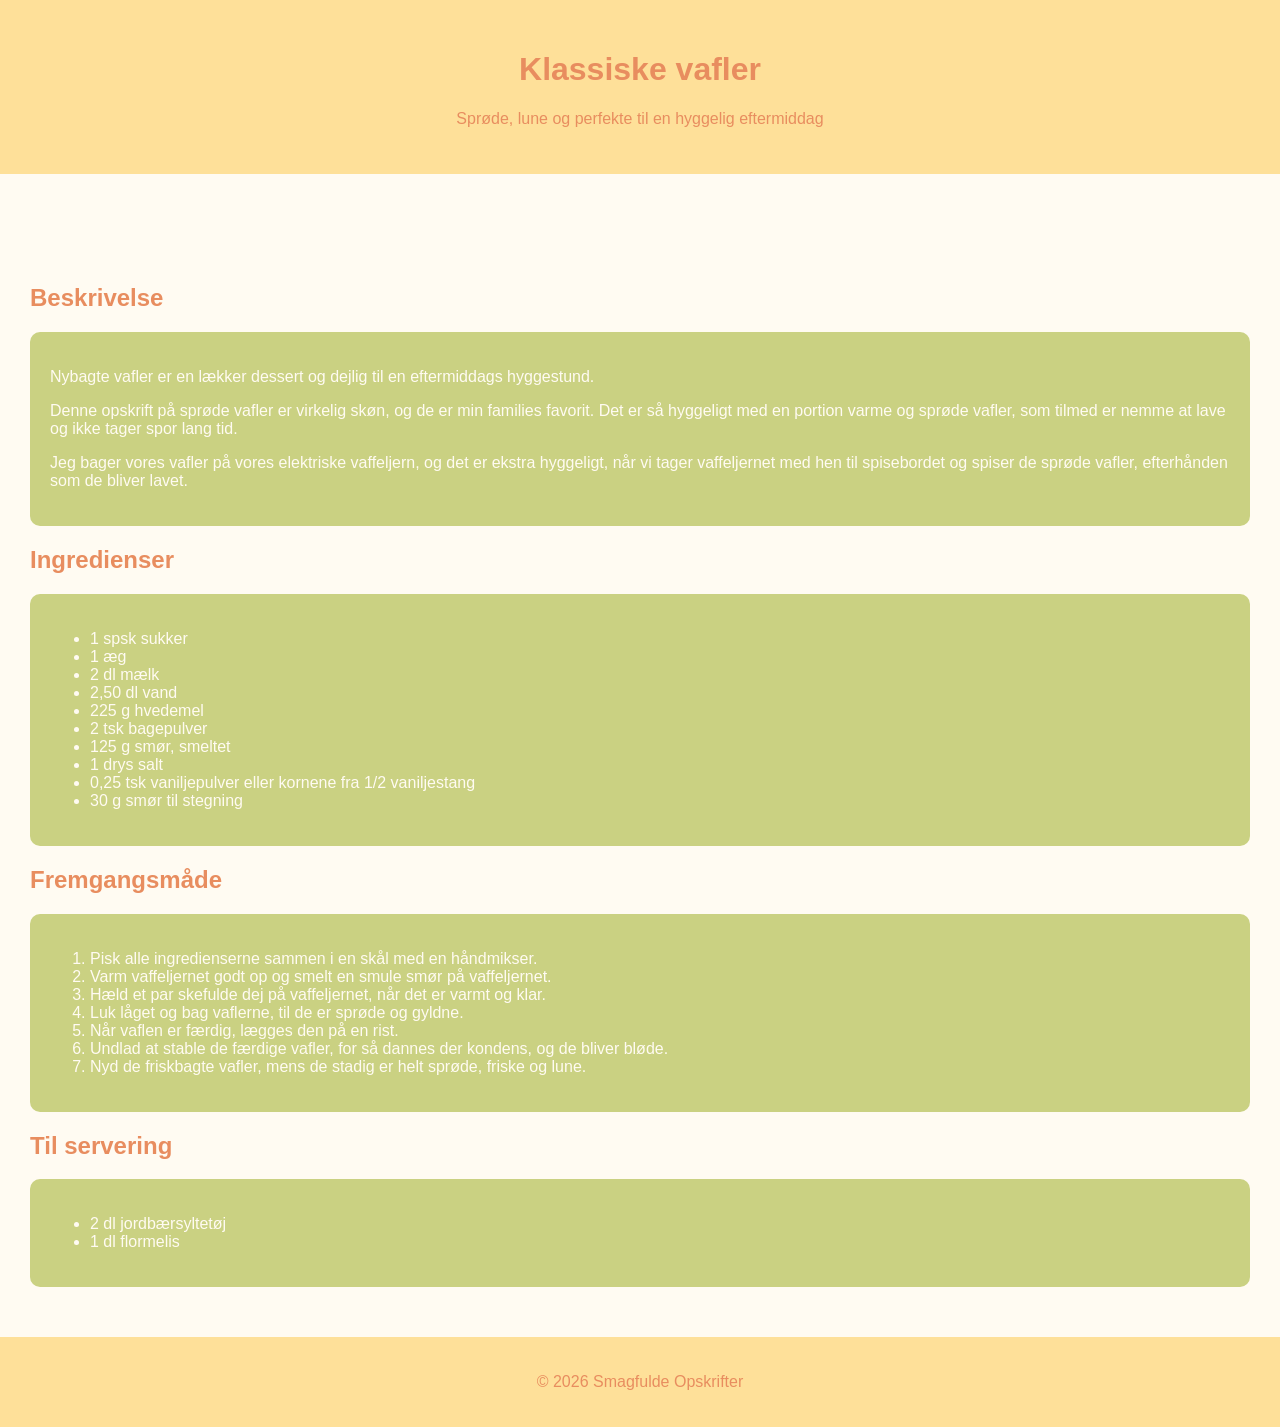
<file: Vafler.html>
<!DOCTYPE html>
<html lang="da">
<head>
  <meta charset="UTF-8">
  <title>Klassiske vafler</title>
</head>
<body style="font-family: Arial, sans-serif; background-color: #FFFBF2; color: #E88D5F; margin: 0;">

  <div style="background-color: #FEE099; padding: 30px; text-align: center;">
    <h1>Klassiske vafler</h1>
    <p>Sprøde, lune og perfekte til en hyggelig eftermiddag</p>
  </div>

  <div style="padding: 30px; text-align: center;">
  </div>

  <div style="padding: 30px;">
    <h2>Beskrivelse</h2>
    <div style="background-color: #CAD182; padding: 20px; margin-bottom: 20px; border-radius: 10px; color: #FFFBF2;">
      <p>Nybagte vafler er en lækker dessert og dejlig til en eftermiddags hyggestund.</p>
      <p>Denne opskrift på sprøde vafler er virkelig skøn, og de er min families favorit. Det er så hyggeligt med en portion varme og sprøde vafler, som tilmed er nemme at lave og ikke tager spor lang tid.</p>
      <p>Jeg bager vores vafler på vores elektriske vaffeljern, og det er ekstra hyggeligt, når vi tager vaffeljernet med hen til spisebordet og spiser de sprøde vafler, efterhånden som de bliver lavet.</p>
    </div>

    <h2>Ingredienser</h2>
    <div style="background-color: #CAD182; padding: 20px; margin-bottom: 20px; border-radius: 10px; color: #FFFBF2;">
      <ul>
        <li>1 spsk sukker</li>
        <li>1 æg</li>
        <li>2 dl mælk</li>
        <li>2,50 dl vand</li>
        <li>225 g hvedemel</li>
        <li>2 tsk bagepulver</li>
        <li>125 g smør, smeltet</li>
        <li>1 drys salt</li>
        <li>0,25 tsk vaniljepulver eller kornene fra 1/2 vaniljestang</li>
        <li>30 g smør til stegning</li>
      </ul>
    </div>

    <h2>Fremgangsmåde</h2>
    <div style="background-color: #CAD182; padding: 20px; margin-bottom: 20px; border-radius: 10px; color: #FFFBF2;">
      <ol>
        <li>Pisk alle ingredienserne sammen i en skål med en håndmikser.</li>
        <li>Varm vaffeljernet godt op og smelt en smule smør på vaffeljernet.</li>
        <li>Hæld et par skefulde dej på vaffeljernet, når det er varmt og klar.</li>
        <li>Luk låget og bag vaflerne, til de er sprøde og gyldne.</li>
        <li>Når vaflen er færdig, lægges den på en rist.</li>
        <li>Undlad at stable de færdige vafler, for så dannes der kondens, og de bliver bløde.</li>
        <li>Nyd de friskbagte vafler, mens de stadig er helt sprøde, friske og lune.</li>
      </ol>
    </div>

    <h2>Til servering</h2>
    <div style="background-color: #CAD182; padding: 20px; margin-bottom: 20px; border-radius: 10px; color: #FFFBF2;">
      <ul>
        <li>2 dl jordbærsyltetøj</li>
        <li>1 dl flormelis</li>
      </ul>
    </div>
  </div>

  <div style="background-color: #FEE099; padding: 20px; text-align: center;">
    <p>© 2026 Smagfulde Opskrifter</p>
  </div>

</body>
</html>
</file>
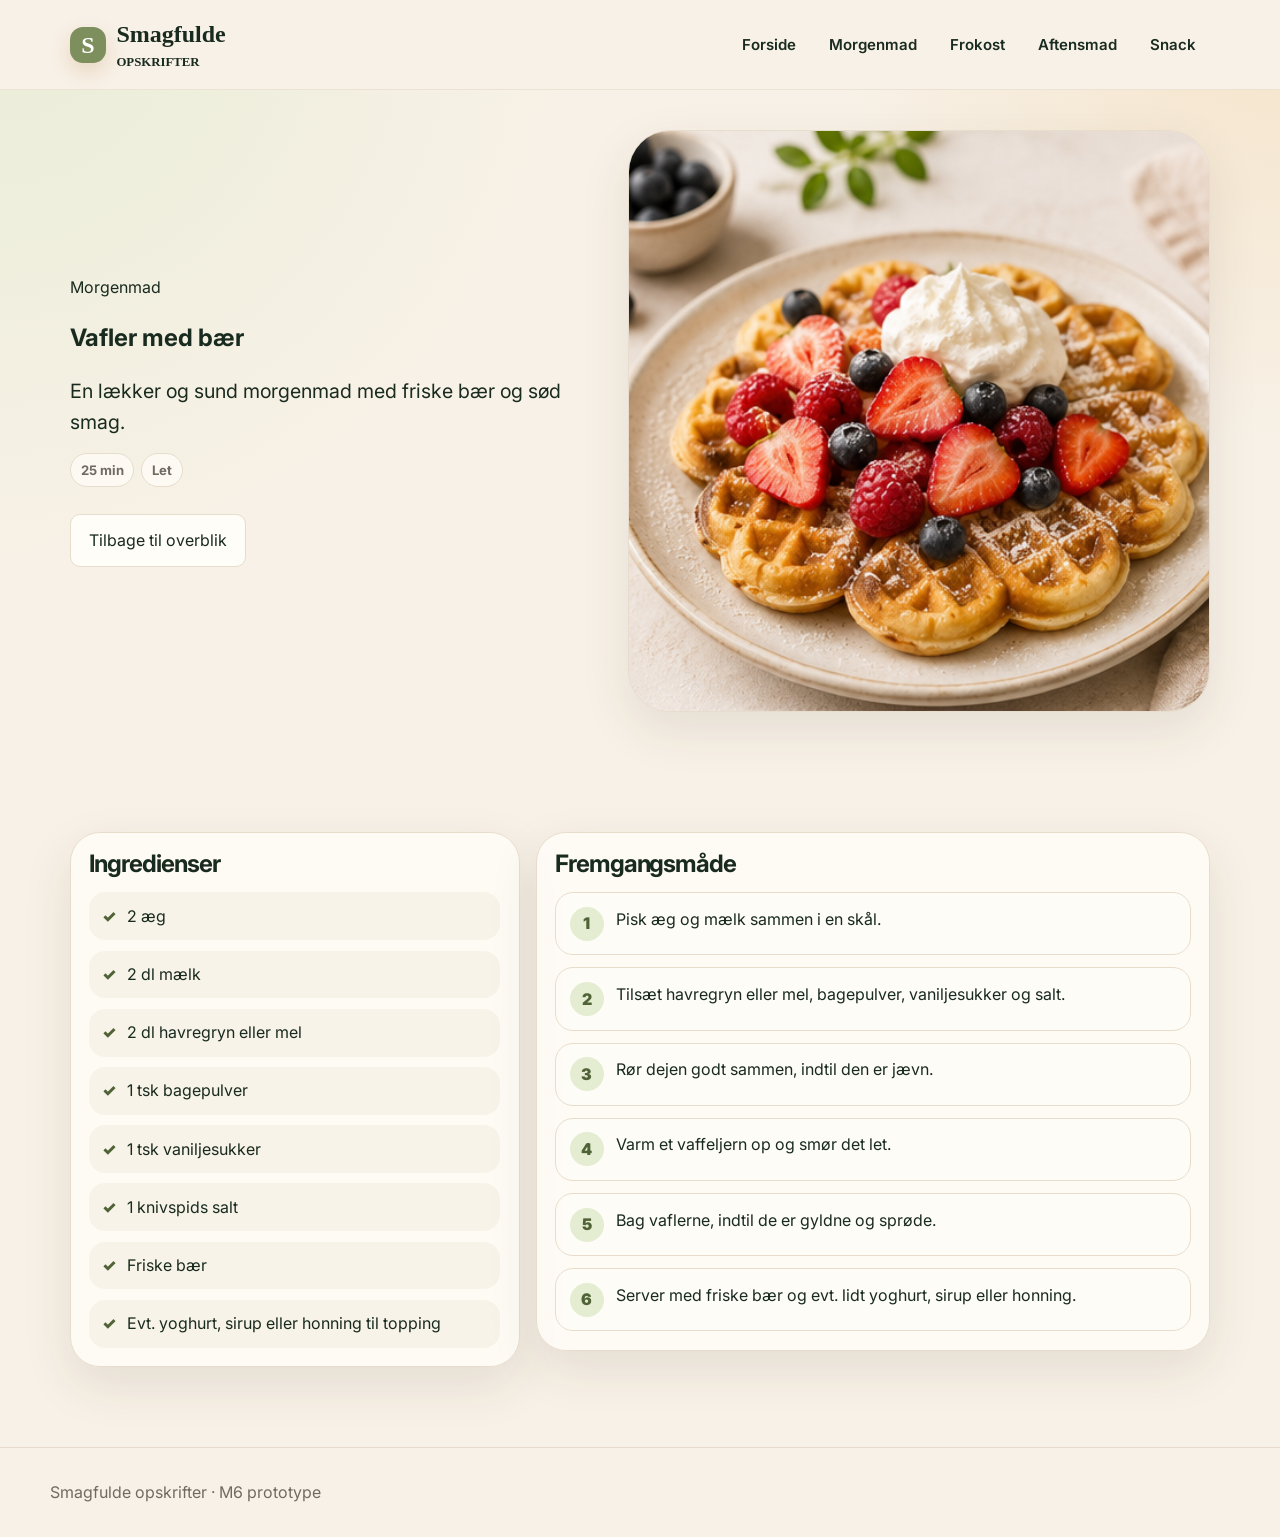
<file: vafler_opskrift.html>
<!doctype html>
<html lang="da">
<head>
  <meta charset="utf-8">
  <meta name="viewport" content="width=device-width, initial-scale=1">
  <meta name="description" content="Madro prototype til M6 eksamen">
  <title>Opskrift | Madro</title>
  <link rel="preconnect" href="https://fonts.googleapis.com">
  <link rel="preconnect" href="https://fonts.gstatic.com" crossorigin>
  <link href="https://fonts.googleapis.com/css2?family=Inter:wght@400;600;700;800;900&display=swap" rel="stylesheet">
  <link rel="stylesheet" href="assets/css/styles.css">
  <link rel="stylesheet" href="assets/css/components.css">
</head>
<body class="">

<header class="site-header">
  <nav class="nav" aria-label="Primær navigation">
    <a class="logo" href="index.html" aria-label="Smagfulde opskrifter forside"><span class="logo-mark">S</span><span>Smagfulde<span class="logo-line">OPSKRIFTER</span>

</span></a>
    <button class="menu-btn" type="button" data-menu-button>Menu</button>
    <div class="nav-links" data-nav-links>
      <a href="index.html">Forside</a>
      <a href="morgenmad.html">Morgenmad</a>
      <a href="frokost.html">Frokost</a>
      <a href="aftensmad.html">Aftensmad</a>
      <a href="snack.html">Snack</a>
    </div>
    <!--
    <div class="nav-actions">
      <a class="btn btn-secondary btn-small" href="login.html">Log ind</a>
      <a class="btn btn-primary btn-small" href="opret-bruger.html">Opret</a>
    </div>
    -->
  </nav>
</header>

<main>
  <section class="section compact">
    <div class="recipe-hero">
      <div>
        <span class="eyebrow">Morgenmad</span>
        <h1>Vafler med bær</h1>
        <p class="lead">En lækker og sund morgenmad med friske bær og sød smag.</p>

        <div class="meal-meta" style="margin-top:1rem;">
          <span class="pill">25 min</span>
          <span class="pill">Let</span>
        </div>

        <div class="actions">
          <a class="btn btn-secondary" href="dashboard.html">Tilbage til overblik</a>
        </div>
      </div>

      <img src="assets/img/vafler_med_baer.svg" alt="Vafler med bær">
    </div>
  </section>

  <section class="section compact">
    <div class="recipe-layout">
      <aside class="card pad">
        <h2>Ingredienser</h2>
        <ul class="check-list">
          <li>2 æg</li>
          <li>2 dl mælk</li>
          <li>2 dl havregryn eller mel</li>
          <li>1 tsk bagepulver</li>
          <li>1 tsk vaniljesukker</li>
          <li>1 knivspids salt</li>
          <li>Friske bær</li>
          <li>Evt. yoghurt, sirup eller honning til topping</li>
        </ul>
      </aside>

      <article class="card pad">
        <h2>Fremgangsmåde</h2>
        <ol class="steps">
          <li>Pisk æg og mælk sammen i en skål.</li>
          <li>Tilsæt havregryn eller mel, bagepulver, vaniljesukker og salt.</li>
          <li>Rør dejen godt sammen, indtil den er jævn.</li>
          <li>Varm et vaffeljern op og smør det let.</li>
          <li>Bag vaflerne, indtil de er gyldne og sprøde.</li>
          <li>Server med friske bær og evt. lidt yoghurt, sirup eller honning.</li>
        </ol>
      </article>
    </div>
  </section>
</main>


<footer class="site-footer">
  <div class="footer-inner">
    <span>Smagfulde opskrifter · M6 prototype</span>
  </div>
</footer>

<script src="assets/js/app.js"></script>
</body>
</html>
</file>
<file: assets/css/styles.css>
:root {
  --bg: #F8F1E7;
  --surface: #fffdf8;
  --surface-2: #f4eddf;
  --text: #192A1F;
  --muted: #706b62;
  --line: #e8ddcc;
  --accent: #7d8f5c;
  --accent-dark: #506337;
  --accent-soft: #e4ecd2;
  --accent-orange: #E87545;
  --warning: #c27a42;
  --shadow: 0 18px 50px rgba(56, 45, 30, .10);
  --radius-lg: 30px;
  --radius-md: 20px;
  --radius-sm: 14px;
  --max: 1180px;
}

* { box-sizing: border-box; }
html { scroll-behavior: smooth; }
body {
  margin: 0;
  background:
    radial-gradient(circle at top left, rgba(228,236,210,.75), transparent 36rem),
    radial-gradient(circle at top right, rgba(242,217,178,.55), transparent 28rem),
    var(--bg);
  color: var(--text);
  font-family: Inter, ui-sans-serif, system-ui, -apple-system, BlinkMacSystemFont, "Segoe UI", sans-serif;
  line-height: 1.55;
}

a { color: inherit; text-decoration: none; }
img { max-width: 100%; display: block; }
button, input { font: inherit; }

.site-header {
  position: sticky;
  top: 0;
  z-index: 20;
  backdrop-filter: blur(18px);
  background: rgba(248, 241, 231, 1);
  border-bottom: 1px solid rgba(232,221,204,.72);
}
.nav {
  max-width: var(--max);
  margin: 0 auto;
  padding: 1rem 1.25rem;
  display: flex;
  align-items: center;
  justify-content: space-between;
  gap: 1.25rem;
}
.logo {
  display: inline-flex;
  align-items: center;
  gap: .65rem;
  font-weight: 800;
  font-size: 1.5rem;
  font-family: "Playfair Display", serif;
}
.logo-mark {
  width: 36px;
  height: 36px;
  display: grid;
  place-items: center;
  border-radius: 13px;
  background: var(--accent);
  color: white;
  box-shadow: 0 8px 20px rgba(162, 87, 12, 0.18);
}

.logo-line {
  display: block;
  font-size: 0.8rem;
  font-family: "Playfair Display", serif;
}

.nav-links {
  display: flex;
  gap: .25rem;
  align-items: center;
}
.nav-links a {
  padding: .65rem .9rem;
  border-radius: 999px;
  font-weight: 600;
  font-size: .94rem;
}
.nav-links a:hover, .nav-links a.active {
  color: #e86f3c;
  background: transparent;
  text-decoration: underline;
  text-decoration-color: #e86f3c;
  text-decoration-thickness: 2px;
  text-underline-offset: 6px;
}

.nav-actions { display: flex; gap: .7rem; align-items: center; }
.menu-btn { display:none; }

main { min-height: calc(100vh - 86px); }
.section {
  max-width: var(--max);
  margin: 0 auto;
  padding: 5rem 1.25rem;
}
.section.compact { padding-top: 2.5rem; }

.hero {
  position: relative;
  overflow: hidden;
  min-height: 500px;
  display: grid;
  grid-template-columns: minmax(0, 1.15fr) minmax(280px, .75fr);
  gap: 3rem;
  align-items: center;
  padding-top: 4rem;
  padding-bottom: 4rem;
}

.hero h1, .page-title h1 {
  font-size: clamp(2.0rem, 3vw, 4.8rem);
  line-height: .94;
  margin: 0 0 1.1rem;
  font-family: "Playfair Display", serif;
  font-weight: 400;
}

.hero h1 span {
  display: block;
}

.hero h1 .nowrap {
  white-space: nowrap;
}

.hero h2, .page-title h2 {
  font-size: clamp(2.0rem, 3vw, 2.5rem);
  line-height: .94;
  margin: 0 0 1.1rem;
  font-family: "Playfair Display", serif;
  font-weight: 400;
}

.hero p, .page-title p, .lead {
  font-size: clamp(1.05rem, 2vw, 1.23rem);
  max-width: 60ch;
  margin: 0;
}

.hero-art {
  position: absolute;
  top: 0;
  right: 0;
  width: 55%;
  height: 100%;
  overflow: hidden;
  padding: 0;
  box-shadow: none;
  background: transparent;
  z-index: 0;
}

.hero-art img {
  width: 100%;
  height: 100%;
  object-fit: cover;
  display: block;
}

.hero-art::before {
  content: "";
  position: absolute;
  inset: 0;
  background: linear-gradient(
    to right,
    rgba(248, 241, 231, 1) 0%,
    rgba(248, 241, 231, 0.85) 25%,
    rgba(248, 241, 231, 0) 60%
  );
  z-index: 2;
  pointer-events: none;
}

.hero-art::after {
  display: none;
}
</file>
<file: assets/css/components.css>
.actions { display: flex; flex-wrap: wrap; gap: .85rem; margin-top: 1.7rem; }
.btn {
  display: inline-flex;
  align-items: center;
  justify-content: center;
  gap: .55rem;
  border: 1px solid transparent;
  border-radius: 10px;
  padding: .82rem 1.12rem;
  font-weight: 400;
  cursor: pointer;
  transition: transform .16s ease, box-shadow .16s ease, background .16s ease;
  min-height: 44px;
}
.btn:hover { transform: translateY(-1px); }
.btn-primary { background: var(--accent-orange); color: white; box-shadow: 0 12px 26px rgba(80,99,55,.22); }
.btn-secondary { background: var(--surface); border-color: var(--line); color: var(--text); }
.btn-ghost { background: transparent; color: var(--accent-dark); }
.btn-small { padding: .56rem .8rem; font-size: .9rem; min-height: 36px; }

.card {
  background: rgba(255,253,248,.84);
  border: 1px solid var(--line);
  border-radius: var(--radius-lg);
  box-shadow: var(--shadow);
  overflow: hidden;
}
.card.pad { padding: 1.15rem; }
.card h2, .card h3 { margin: 0 0 .5rem; letter-spacing: -.045em; line-height: 1.05; }
.card p { color: var(--muted); margin: 0; }
.meal-meta { display: flex; flex-wrap: wrap; gap: .45rem; margin: .8rem 0 0; }
.pill {
  display: inline-flex;
  align-items: center;
  border-radius: 999px;
  border: 1px solid var(--line);
  background: rgba(255,253,248,.76);
  padding: .35rem .6rem;
  color: var(--muted);
  font-weight: 700;
  font-size: .82rem;
}
.pill.green { background: var(--accent-soft); color: var(--accent-dark); border-color: transparent; }

.recipe-grid {
  display: grid;
  grid-template-columns: repeat(4, 1fr);
  gap: 1.4rem;
  margin-top: 2rem;
}

.recipe-card {
  display: block;
  text-decoration: none;
  color: var(--text);
  border: 1px solid var(--accent-dark);
  border-radius: var(--radius-md);
  overflow: hidden;
}

.recipe-card img {
  width: 100%;
  aspect-ratio: 1 / 1.1;
  object-fit: cover;
  display: block;
}

.recipe-info {
  padding-top: 1rem;
  padding-bottom: 1.4rem;
  padding-left: 1rem;
  padding-right: 1rem;
}

.recipe-info span,
.recipe-info strong {
  display: block;
}

.recipe-type {
  font-size: 0.85rem;
  color: var(--accent-orange);
  font-weight: 700;
  text-transform: uppercase;
  letter-spacing: 0.04em;
  margin-bottom: 0.35rem;
}

.recipe-info strong {
  font-family: "Playfair Display", serif;
  font-size: 1.25rem;
  font-weight: 600;
  line-height: 1;
  margin-bottom: 0.45rem;
}

.page-title {
  display: grid;
  grid-template-columns: 1fr auto;
  align-items: end;
  gap: 2rem;
  padding-bottom: 1.5rem;
}
.toolbar {
  display: flex;
  align-items: center;
  gap: .8rem;
  flex-wrap: wrap;
  margin: 1.5rem 0 1rem;
}

.filter-btn {
  border: 1px solid var(--line);
  background: var(--accent);
  color: var(--text);
  border-radius: 999px;
  padding: .72rem .95rem;
  cursor: pointer;
  font-weight: 600;
}
.filter-btn.is-active { background: var(--accent-orange); color: white; }

.recipe-hero {
  display: grid;
  grid-template-columns: minmax(0, .95fr) minmax(320px, 1.05fr);
  gap: 2rem;
  align-items: center;
}
.recipe-hero img {
  width: 100%;
  aspect-ratio: 1/1;
  object-fit: cover;
  border-radius: 42px;
  border: 1px solid var(--line);
  background: var(--surface-2);
  box-shadow: var(--shadow);
}
.recipe-layout {
  display: grid;
  grid-template-columns: .8fr 1.2fr;
  gap: 1rem;
  align-items: start;
}
.check-list { display: grid; gap: .65rem; padding: 0; margin: 1rem 0 0; list-style: none; }
.check-list li {
  display: flex;
  gap: .65rem;
  align-items: flex-start;
  padding: .72rem .8rem;
  border-radius: 16px;
  background: rgba(244,237,223,.55);
}
.check-list li::before { content: "✓"; color: var(--accent-dark); font-weight: 900; }
.steps { counter-reset: step; display: grid; gap: .75rem; padding: 0; margin: 1rem 0 0; list-style: none; }
.steps li {
  counter-increment: step;
  display: grid;
  grid-template-columns: 34px 1fr;
  gap: .75rem;
  align-items: start;
  padding: .85rem;
  border-radius: 18px;
  border: 1px solid var(--line);
  background: rgba(255,253,248,.7);
}
.steps li::before {
  content: counter(step);
  width: 34px;
  height: 34px;
  display: grid;
  place-items: center;
  border-radius: 50%;
  background: var(--accent-soft);
  color: var(--accent-dark);
  font-weight: 900;
}

.site-footer {
  border-top: 1px solid var(--line);
  padding: 2rem 1.25rem;
  color: var(--muted);
}
.footer-inner { max-width: var(--max); margin:0 auto; display:flex; justify-content:space-between; gap:1rem; flex-wrap:wrap; }

@media (max-width: 920px) {
  .hero, .recipe-hero, .recipe-layout, .page-title { grid-template-columns: 1fr; }
  .nav-actions .btn-secondary { display:none; }
  .menu-btn {
    display:inline-flex;
    border:1px solid var(--line);
    background:var(--surface);
    border-radius:999px;
    padding:.62rem .8rem;
    font-weight:800;
  }
  .nav-links {
    display:none;
    position:absolute;
    left:1.25rem;
    right:1.25rem;
    top:72px;
    background:rgba(255,253,248,.97);
    border:1px solid var(--line);
    border-radius:24px;
    padding:.75rem;
    box-shadow:var(--shadow);
    flex-direction:column;
    align-items:stretch;
  }
  .nav-links.is-open { display:flex; }
  .nav-links a { width:100%; }
}
@media (max-width: 620px) {
  .section { padding: 3rem 1rem; }
  .hero { padding-top: 2.5rem; }
  .hero h1, .page-title h1 { font-size: clamp(2.4rem, 16vw, 4.2rem); }
}
</file>
